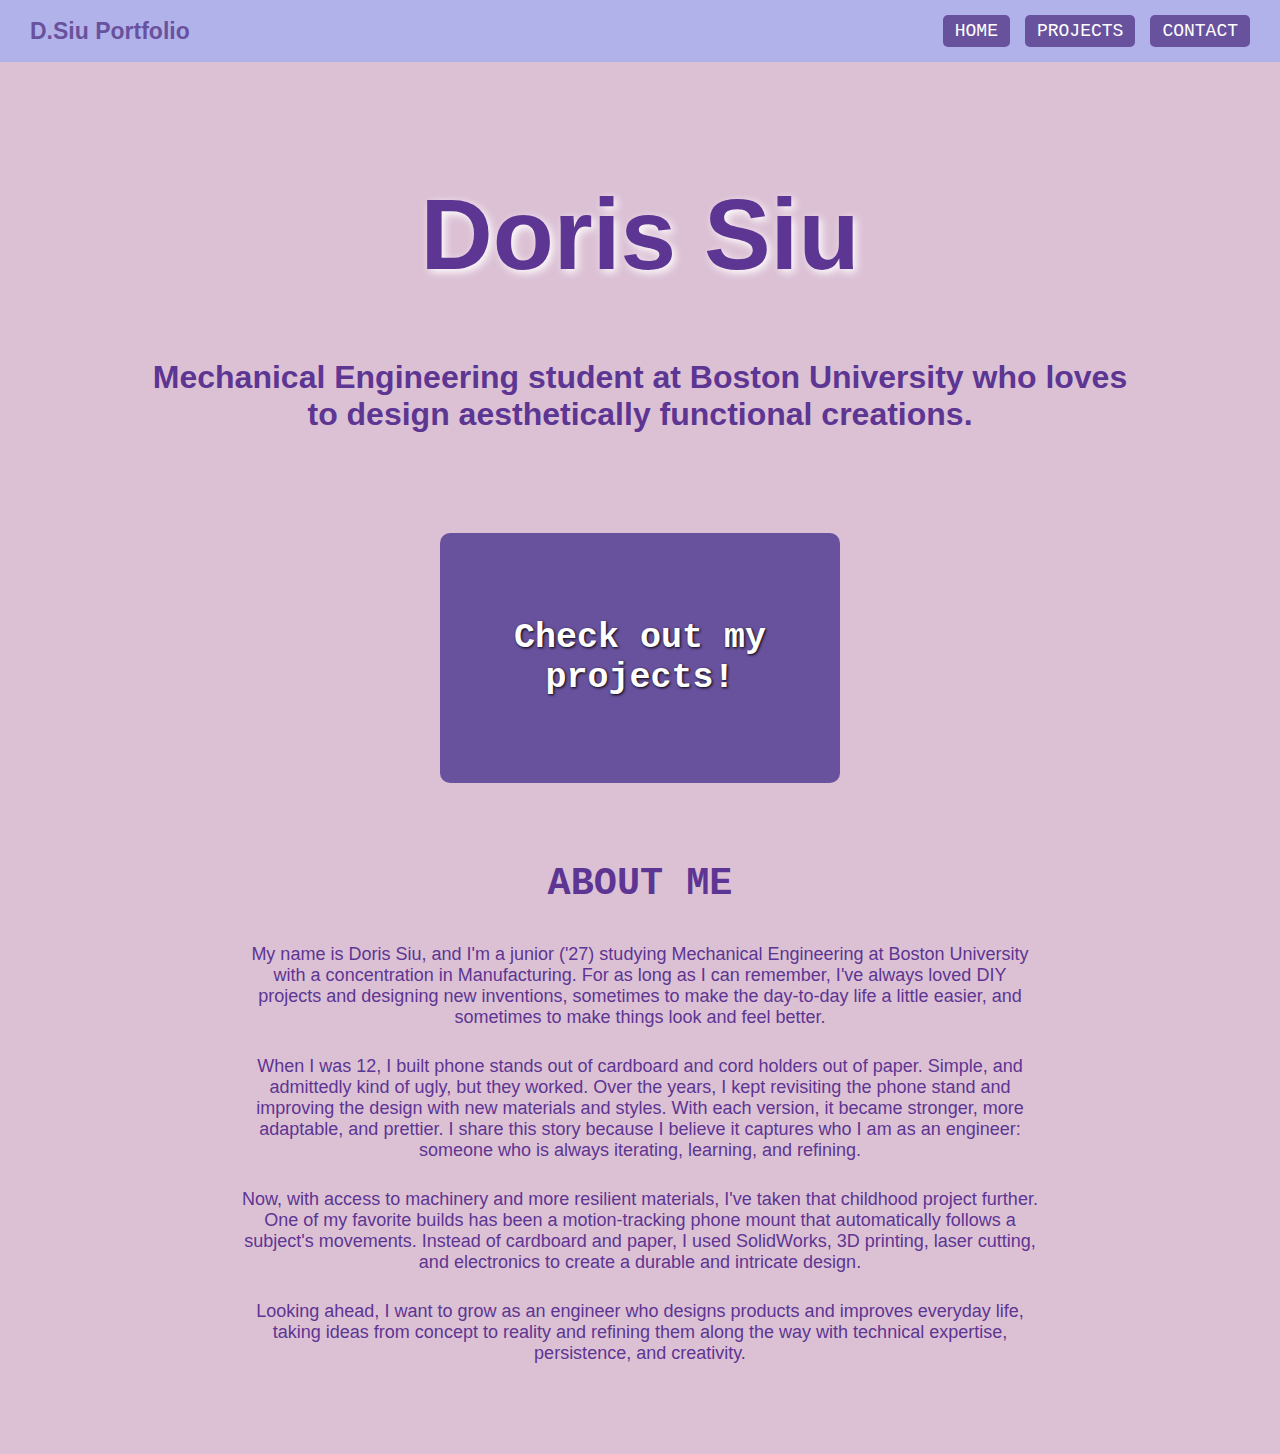
<file: index.html>
<!DOCTYPE html>
<html lang="en">
    <head>
        <title>Portfolio</title>
        <link rel="stylesheet" href="Banner&body.css">
        <style>
            
            h1 {
                font-family: 'Trebuchet MS', 'Lucida Sans Unicode', 'Lucida Grande', 'Lucida Sans', Arial, sans-serif;
                padding: 50px 60px 0px;
                color: rgb(93, 53, 146);
                text-align: center;
                font-size: 100px;
                text-shadow: 3px 3px 8px white;
            }
            h2 {
                font-family: 'Trebuchet MS', 'Lucida Sans Unicode', 'Lucida Grande', 'Lucida Sans', Arial, sans-serif;
                padding: 0px 100px 50px;
                color: rgb(93, 53, 146);
                text-align: center;
                font-size: 32px;
            }
            h3 {
                font-family: 'Courier New', Courier, monospace;
                padding: 20px 70px 0px;
                color: rgb(93, 53, 146);
                text-align: center;
                font-size: 38.5px;
            }
            h4 {
                font-family: 'Courier New', Courier, monospace;
                padding: 10px;
                color: rgb(255, 255, 255);
                text-align: center;
                font-size: 35px;
            }
            p { 
                padding: 0px 100px 10px;
                font-size: 18px;
                text-align: center;
                font-family: 'Trebuchet MS', 'Lucida Sans Unicode', 'Lucida Grande', 'Lucida Sans', Arial, sans-serif;
                color: rgb(93, 53, 146);

            }
            p.end {
                padding: 0px 100px 60px;

            }
            section {
                padding: 20px;
                display: flex;
                justify-content: center;
                gap: 20px;
                flex-wrap: wrap;
            }
            section div {
                display: flex;
                justify-content: center;
                flex: 1 1 45%;
                max-width: 400px;
            }
            section button {
                background: rgb(105, 82, 157);
                color: rgb(255, 255, 255);
                border: none;
                padding: 20px;
                border-radius: 10px;
                cursor: pointer;
                width: 100%;
                height: 250px;
                background-size: cover;
                background-position: center;
                font-size: 20px;
                font-weight: bold;
                font-family: 'Trebuchet MS', 'Lucida Sans Unicode', 'Lucida Grande', 'Lucida Sans', Arial, sans-serif;
                text-shadow: 1px 1px 3px black;
                display: flex;
                justify-content: center;
                text-align: center;
                align-items: center;
                flex-direction: column;
                white-space: normal;
                word-break: break-word;
            }
            
            .text-center {
                display: block;
                height: auto;
                margin: 10px auto 30px auto;
                max-width: 1000px;
            }

            .top-center {
                display: block;
                height: auto;
                margin: 10px auto 30px auto;
                max-width: 1200px;
            }

            @media (max-width: 768px) {
                section div {
                    flex: 1 1 100%;   
                    max-width: 400px; 
                }
            }
            @media (max-width: 900px) {
                .text-center {
                    flex: 1 1 100%; 
                    max-width: 800px;
                }
                .top-center {
                    flex: 1 1 100%; 
                    max-width: 800px;
                }
            }

        </style>
    </head> 


    <body>
        <div class="top-banner">
            <span>D.Siu Portfolio</span>
            <div class="banner-buttons" id="navLinks">
                <button onclick="window.location.href='index.html'">
                    HOME</button>
                <button onclick="window.location.href='Project.html'">
                    PROJECTS</button>
                <button onclick="window.location.href='Contact.html'">
                    CONTACT</button>
            </div>
            <div class="menu-icon" id="menuBtn">&#9776;</div>
        </div>

        <script>
            document.getElementById("menuBtn").addEventListener("click", function() {
            document.getElementById("navLinks").classList.toggle("show");
            });
        </script>

        <h1>Doris Siu</h1>
            <div class="top-center">
                <h2>Mechanical Engineering student at Boston University who loves to design aesthetically functional creations.</h2>
            </div>
        <section>
            <div>
                <button onclick="window.location.href='Project.html'">
                    <h4>Check out my projects!</h4>
                </button>
            </div>
        </section>
        <div class="text-center">
        <h3>ABOUT ME</h3>
            <p>My name is Doris Siu, and I'm a junior ('27) studying Mechanical 
                Engineering at Boston University with a concentration in Manufacturing. 
                For as long as I can remember, I've always loved DIY projects 
                and designing new inventions, sometimes to make the day-to-day life a 
                little easier, and sometimes to make things look and feel better. 
            </p>
            <p> When I was 12, I built phone stands out of cardboard and 
                cord holders out of paper. Simple, and admittedly kind of ugly, 
                but they worked. Over the years, I kept revisiting the phone stand and
                improving the design with new materials and styles. With each 
                version, it became stronger, more adaptable, and prettier. I 
                share this story because I believe it captures who I am 
                as an engineer: someone who is always iterating, learning, and 
                refining. 
            </p>
            <p>
                Now, with access to machinery and more 
                resilient materials, I've taken that childhood project further.
                One of my favorite builds has been a motion-tracking phone mount 
                that automatically follows a subject's movements. Instead of 
                cardboard and paper, I used SolidWorks, 3D printing, laser cutting, and
                electronics to create a durable and intricate design. 
            </p>
            <p class="end">
                 Looking ahead, I want to grow as an engineer who designs products 
                 and improves everyday life, taking ideas from concept to reality 
                 and refining them along the way with technical expertise,
                 persistence, and creativity.
            </p>
            </div>
    </body>
</html>
</file>
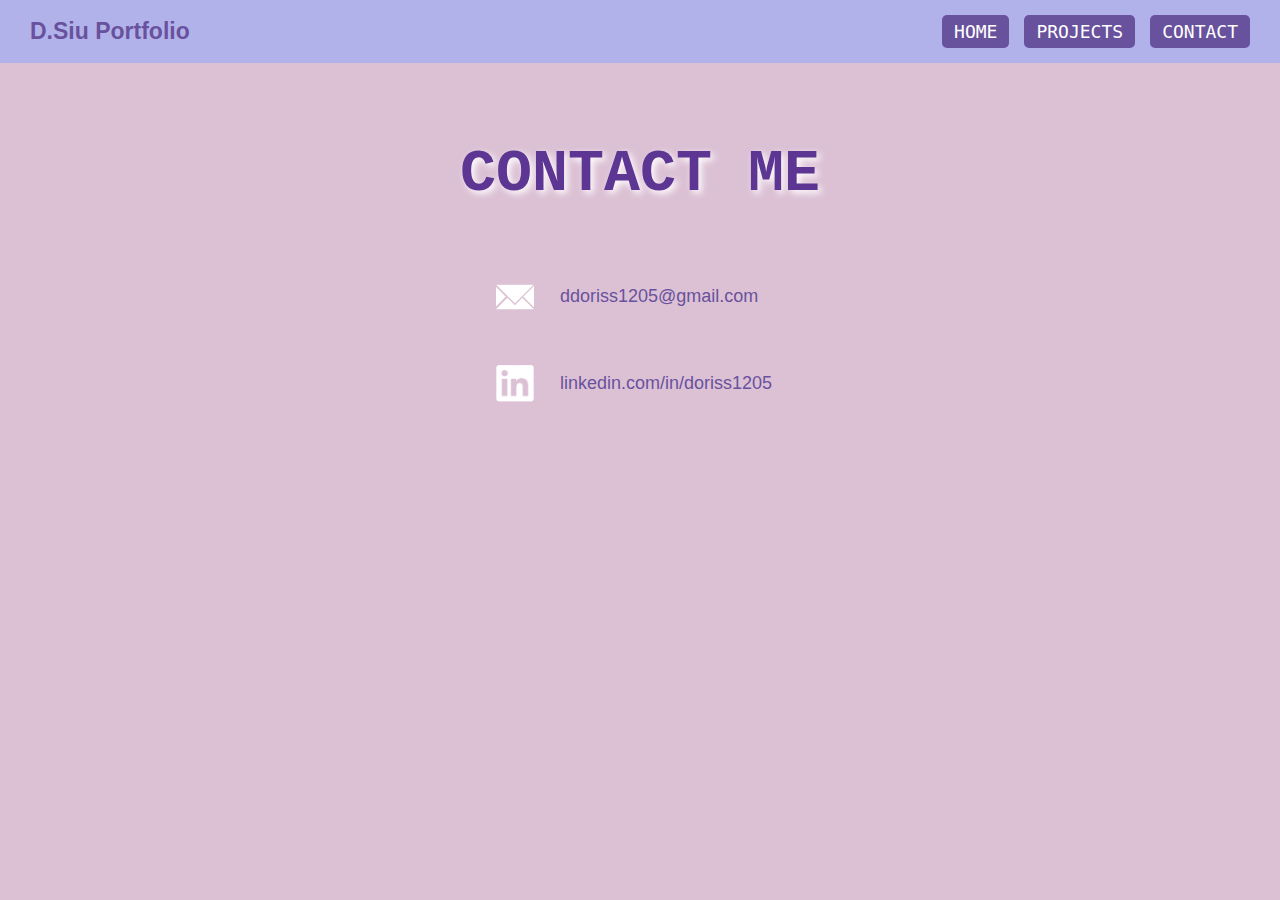
<file: Contact.html>
<!DOCTYPE html>
<html lang="en">
    <head>
        <meta charset="UTF-8">
        <meta name="viewport" content="width=device-width, initial-scale=1.0">
        <title>Contact Page</title>
        <link rel="stylesheet" href="Banner&body.css">
        <link rel="stylesheet" href="WorkExpStyle.css">
        <style>
            .contact-section {
                margin: 30px;
                display: flex;
                align-items: flex-start;
                gap: 30px;
                flex-wrap: wrap;
                justify-content: left;
                margin: 40px auto;
                max-width: 300px;
            }
            
            .contact-row {
                display: flex;
                align-items: center;
                gap: 20px;
            }

            .contact-btn {
                width: 50px;
                height: 50px;
                border: none;
                border-radius: none;
                padding: none;
                border-radius: 0px;
                background: none;
                display: flex;
                justify-content: center;
                align-items: center;
                transition: transform 0.2s ease;
            }

            .contact-text {
                font-size: 18px;
                line-height: 1.5;
            }

            .contact-btn img {
                width: 100%;
                height: 100%;
                object-fit: contain;
            }

            p {
                color: rgb(105, 82, 157);
            }

            @media (max-width: 768px) {
                .contact-section {
                    flex-direction: column;
                    text-align: center;
                }
                .contact-text {
                    max-width: 90%;
                }
            }

        </style>
    </head> 


    <body>
        <div class="top-banner">
            <span>D.Siu Portfolio</span>
            <div class="banner-buttons" id="navLinks">
                <button onclick="window.location.href='index.html'">
                    HOME</button>
                <button onclick="window.location.href='../Projects/Project.html'">
                    PROJECTS</button>
                <button onclick="window.location.href='Contact.html'">
                    CONTACT</button>
            </div>
            <div class="menu-icon" id="menuBtn">&#9776;</div>
        </div>

        <script>
            document.getElementById("menuBtn").addEventListener("click", function() {
            document.getElementById("navLinks").classList.toggle("show");
            });
        </script>

        <h3>CONTACT ME</h3>
            
        <div class="contact-section">
            <div class="contact-row">
                <button class="contact-btn" onclick="window.location.href=''">
                    <img src="emailWHITE.webp" alt="Email">
                </button>
                <span><p>ddoriss1205@gmail.com</p></span>
            </div>

            <div class="contact-row">
                <button class="contact-btn"
                    onclick="window.location.href='www.linkedin.com/in/doriss1205'">
                    <img src="linkedinWHITE2.png" alt="Linkedin">
                </button>
                <span><p href="www.linkedin.com/in/doriss1205">linkedin.com/in/doriss1205</p>
                </span>
            </div>
        </div>

  </form>
        
    </body>
</html>
</file>
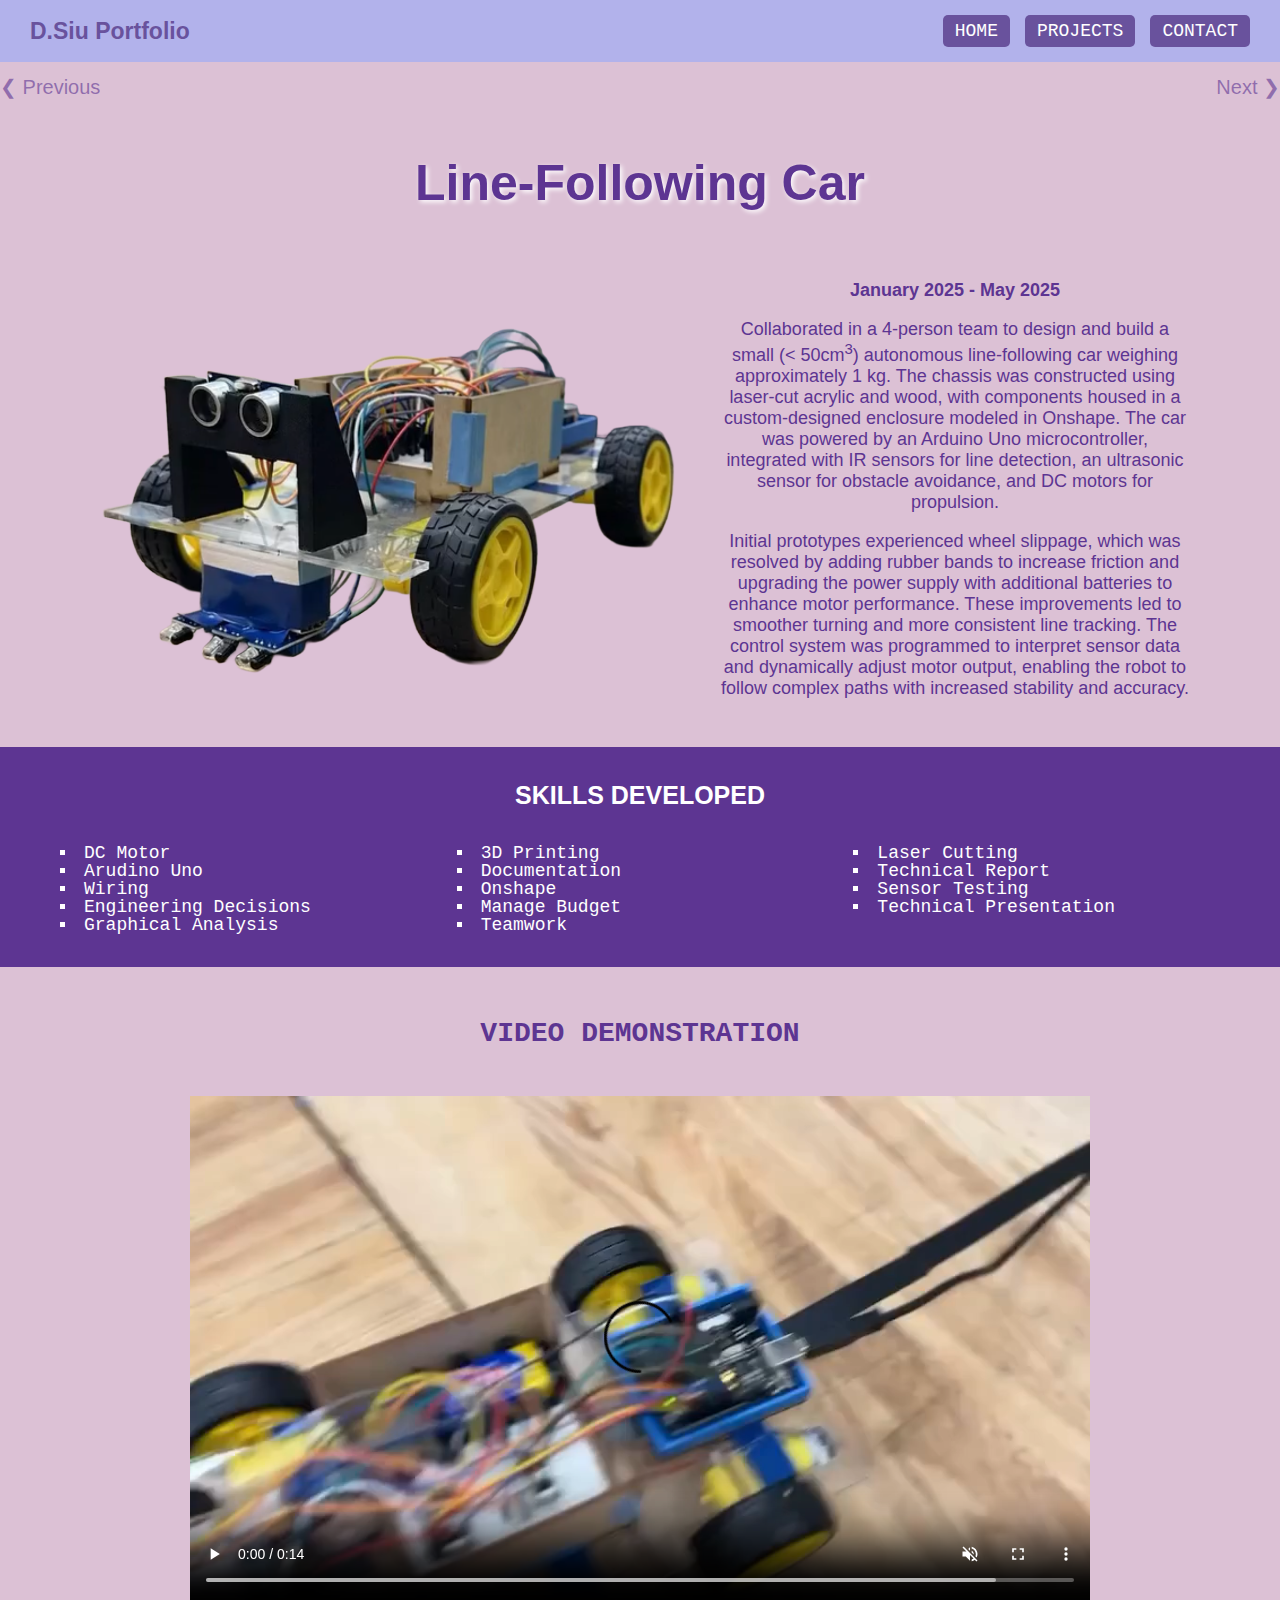
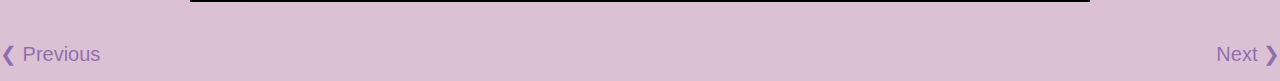
<file: LineCar.html>
<!DOCTYPE html>
<html lang="en">
    <head>
        <meta charset="UTF-8">
        <meta name="viewport" content="width=device-width, initial-scale=1.0">
        <title>Phone Mount</title>
        <link rel="stylesheet" href="Banner&body.css">
        <link rel="stylesheet" href="ProjTextStyle.css">
        <link rel="stylesheet" href="HorizPresentFlat.css">
        <link rel="stylesheet" href="ArrowToNext.css">


        <style>
        
            ul.custom-bul {
                display: grid;
                grid-template-columns: repeat(auto-fill, minmax(300px, 1fr));
                padding: 0; margin-left: 30px;
                list-style-position: inside;
                line-height: 1;
            }

            ul.custom-bul li{
                color: white;
                font-size: 18px;
                margin-bottom: 0;
                list-style-type: square;
                font-family: 'Courier New', Courier, monospace;
            }

            .center-vid { 
                display: flex;
                height: auto;
                margin: 10px auto 40px;
                align-items: center;
                justify-content: center;
            }

            .vid {
                width: 900px;
                max-width: 90%;
            }

            @media (max-width: 900px) {
                .txt-wrap {
                    flex: 1 1 100%; 
                    max-width: 800px;
                }
    
                .center {
                    flex: 1 1 100%; 
                    max-width: 450px;
                }

                .center-txt {
                    flex: 1 1 100%; 
                    max-width: 700px;
                }

                .vid {
                    flex: 1 1 100%; 
                    max-width: 500px;
                }
            }


        </style>
    </head> 

    <body>
        <div class="top-banner">
            <span>D.Siu Portfolio</span>
            <div class="banner-buttons" id="navLinks">
                <button onclick="window.location.href='index.html'">
                    HOME</button>
                <button onclick="window.location.href='Project.html'">
                    PROJECTS</button>
                <button onclick="window.location.href='Contact.html'">
                    CONTACT</button>
            </div>
            <div class="menu-icon" id="menuBtn">&#9776;</div>
        </div>

        <script>
            document.getElementById("menuBtn").addEventListener("click", function() {
            document.getElementById("navLinks").classList.toggle("show");
            });
        </script>

        <div class="nav-container">
            <a href="PhoneMount.html">&#10094; Previous</a>
            <a href="Truss.html"> Next &#10095;</a>
        </div>
        
        <h3>Line-Following Car</h3>

        <div class="img-text-container">
            <img class="center" src="CarProtoNOBACK.png" alt="Car Picture">
            <div class="txt-wrap">
                <p><strong>January 2025 - May 2025</strong></p>
                <p>Collaborated in a 4-person team to design and build a small (&lt; 50cm<sup>3</sup>) autonomous line-following car weighing approximately 1 kg. The chassis was constructed using laser-cut acrylic and wood, with components housed in a custom-designed enclosure modeled in Onshape. The car was powered by an Arduino Uno microcontroller, integrated with IR sensors for line detection, an ultrasonic sensor for obstacle avoidance, and DC motors for propulsion. </p>
                <p class="end">Initial prototypes experienced wheel slippage, which was resolved by adding rubber bands to increase friction and upgrading the power supply with additional batteries to enhance motor performance. These improvements led to smoother turning and more consistent line tracking. The control system was programmed to interpret sensor data and dynamically adjust motor output, enabling the robot to follow complex paths with increased stability and accuracy.</p>
            </div>
        </div>
        
            
            
        <div class="box">
            <h4>SKILLS DEVELOPED</h4>
            <ul class="custom-bul">
                <li>DC Motor</li>
                <li>3D Printing</li>
                <li>Laser Cutting</li>
                <li>Arudino Uno</li>
                <li>Documentation</li>
                <li>Technical Report</li>
                <li>Wiring</li>
                <li>Onshape</li>
                <li>Sensor Testing</li>
                <li>Engineering Decisions</li>
                <li>Manage Budget</li>
                <li>Technical Presentation</li>
                <li>Graphical Analysis</li>
                <li>Teamwork</li>
            </ul>
        </div>

        <h5>VIDEO DEMONSTRATION</h5>

        <div class="center-vid">
            <video class="vid" controls autoplay muted playsinline>
                <source src="LineCarDemoConverted.mp4" type="video/mp4">
                Your browser does not support the video tag.
            </video>
        </div>
        

        <div class="nav-container">
            <a href="PhoneMount.html">&#10094; Previous</a>
            <a href="Truss.html"> Next &#10095;</a>
        </div>

    </body>
</html>
</file>
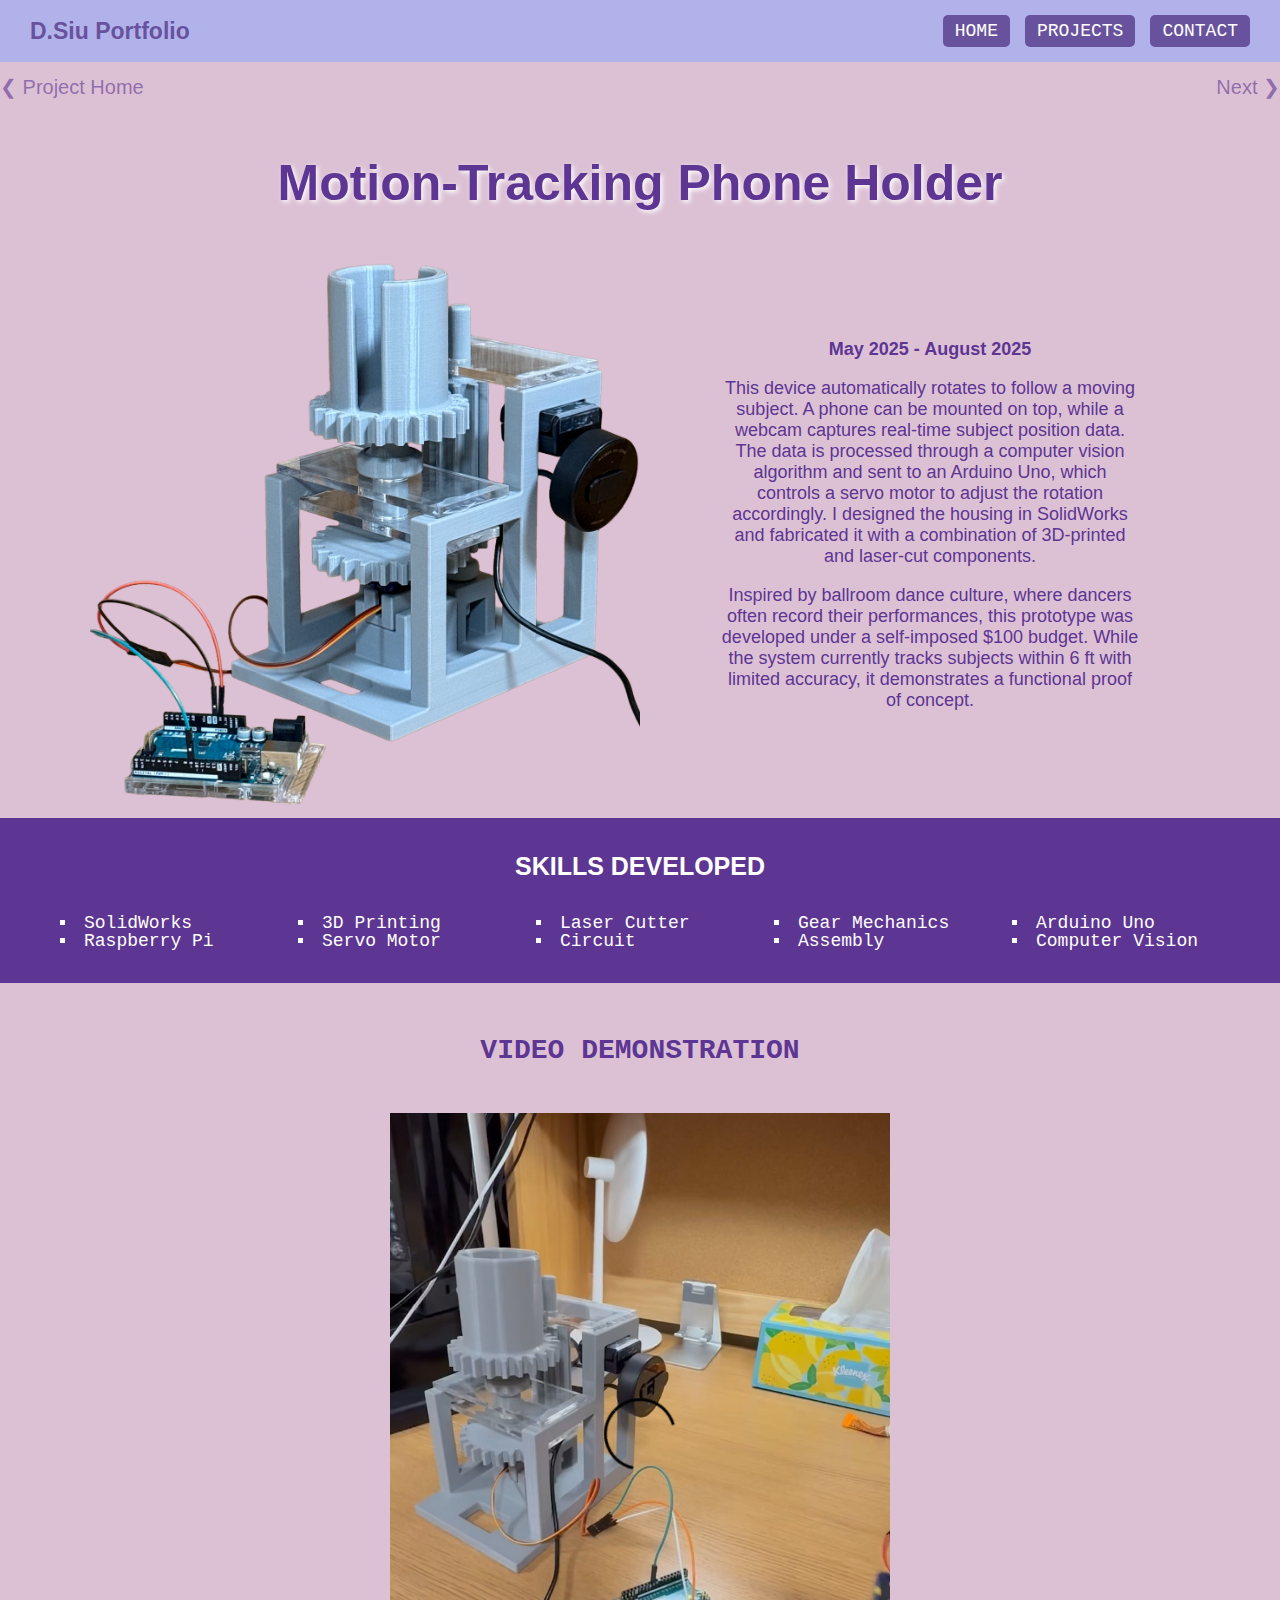
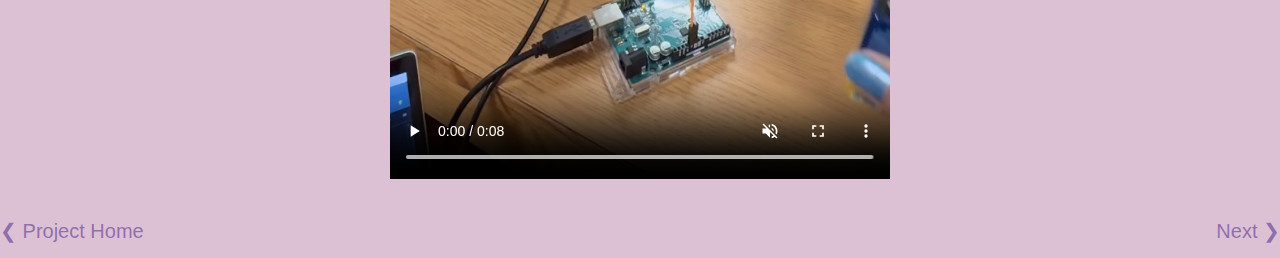
<file: PhoneMount.html>
<!DOCTYPE html>
<html lang="en">
    <head>
        <meta charset="UTF-8">
        <meta name="viewport" content="width=device-width, initial-scale=1.0">
        <title>Phone Mount</title>
        <link rel="stylesheet" href="Banner&body.css">
        <link rel="stylesheet" href="HorizPresentTall.css">
        <link rel="stylesheet" href="ProjTextStyle.css">
        <link rel="stylesheet" href="ArrowToNext.css">

        <style>

            ul.custom-bul {
                display: grid;
                grid-template-columns: repeat(auto-fill, minmax(200px, 1fr));
                padding: 0; margin-left: 30px;
                list-style-position: inside;
                line-height: 1;
            }

            ul.custom-bul li{
                color: white;
                font-size: 18px;
                margin-bottom: 0;
                list-style-type: square;
                font-family: 'Courier New', Courier, monospace;
            }

            .center-vid { 
                display: flex;
                height: auto;
                margin: 10px auto 40px;
                align-items: center;
                justify-content: center;
            }

            .vid {
                width: 500px;
                max-width: 90%;
            }

            .txt-wrap {
                overflow-wrap: anywhere;
                word-break: break-word;
                white-space: normal;
                text-align: center;
                margin: 0 50px 0;
            }

            @media (max-width: 900px) {
                .txt-wrap {
                    flex: 1 1 100%; 
                    max-width: 800px;
                }
    
                .center {
                    flex: 1 1 100%; 
                    max-width: 400px;
                }
            }

        </style>
    </head> 

    <body>
        <div class="top-banner">
            <span>D.Siu Portfolio</span>
            <div class="banner-buttons" id="navLinks">
                <button onclick="window.location.href='index.html'">
                    HOME</button>
                <button onclick="window.location.href='Project.html'">
                    PROJECTS</button>
                <button onclick="window.location.href='Contact.html'">
                    CONTACT</button>
            </div>
            <div class="menu-icon" id="menuBtn">&#9776;</div>
        </div>

        <script>
            document.getElementById("menuBtn").addEventListener("click", function() {
            document.getElementById("navLinks").classList.toggle("show");
            });
        </script>

        <div class="nav-container">
            <a href="Project.html">&#10094; Project Home</a>
            <a href="LineCar.html"> Next &#10095;</a>
        </div>
        
        <h3>Motion-Tracking Phone Holder</h3>

        <div class="img-text-container">
            <img class="center" src="PhoneMountNOBACK.png" alt="Phone Mount Picture">
            <div class="txt-wrap">
                <p><strong>May 2025 - August 2025</strong></p>
                <p>This device automatically rotates to follow a moving subject. A phone can be mounted on top, while a webcam captures real-time subject position data. The data is processed through a computer vision algorithm and sent to an Arduino Uno, which controls a servo motor to adjust the rotation accordingly. I  designed the housing in SolidWorks and fabricated it with a combination of 3D-printed and laser-cut components.</p>
                <p class="end">Inspired by ballroom dance culture, where dancers often record their performances, this prototype was developed under a self-imposed $100 budget. While the system currently tracks subjects within 6 ft with limited accuracy, it demonstrates a functional proof of concept.</p>
            </div>
        </div>
 
        <div class="box">
            <h4>SKILLS DEVELOPED</h4>
            <ul class="custom-bul">
                <li>SolidWorks</li>
                <li>3D Printing</li>
                <li>Laser Cutter</li>
                <li>Gear Mechanics</li>
                <li>Arduino Uno</li>
                <li>Raspberry Pi</li>
                <li>Servo Motor</li>
                <li>Circuit</li>
                <li>Assembly</li>
                <li>Computer Vision</li>

            </ul>
        </div>

        <h5>VIDEO DEMONSTRATION</h5>

        <div class="center-vid">
            <video class="vid" controls autoplay muted playsinline>
                <source src="PhoneHolderDemoConverted.mp4" type="video/mp4">
                Your browser does not support the video tag.
            </video>
        </div>

        <div class="nav-container">
            <a href="Project.html">&#10094; Project Home</a>
            <a href="LineCar.html"> Next &#10095;</a>
        </div>
        
    </body>
</html>
</file>
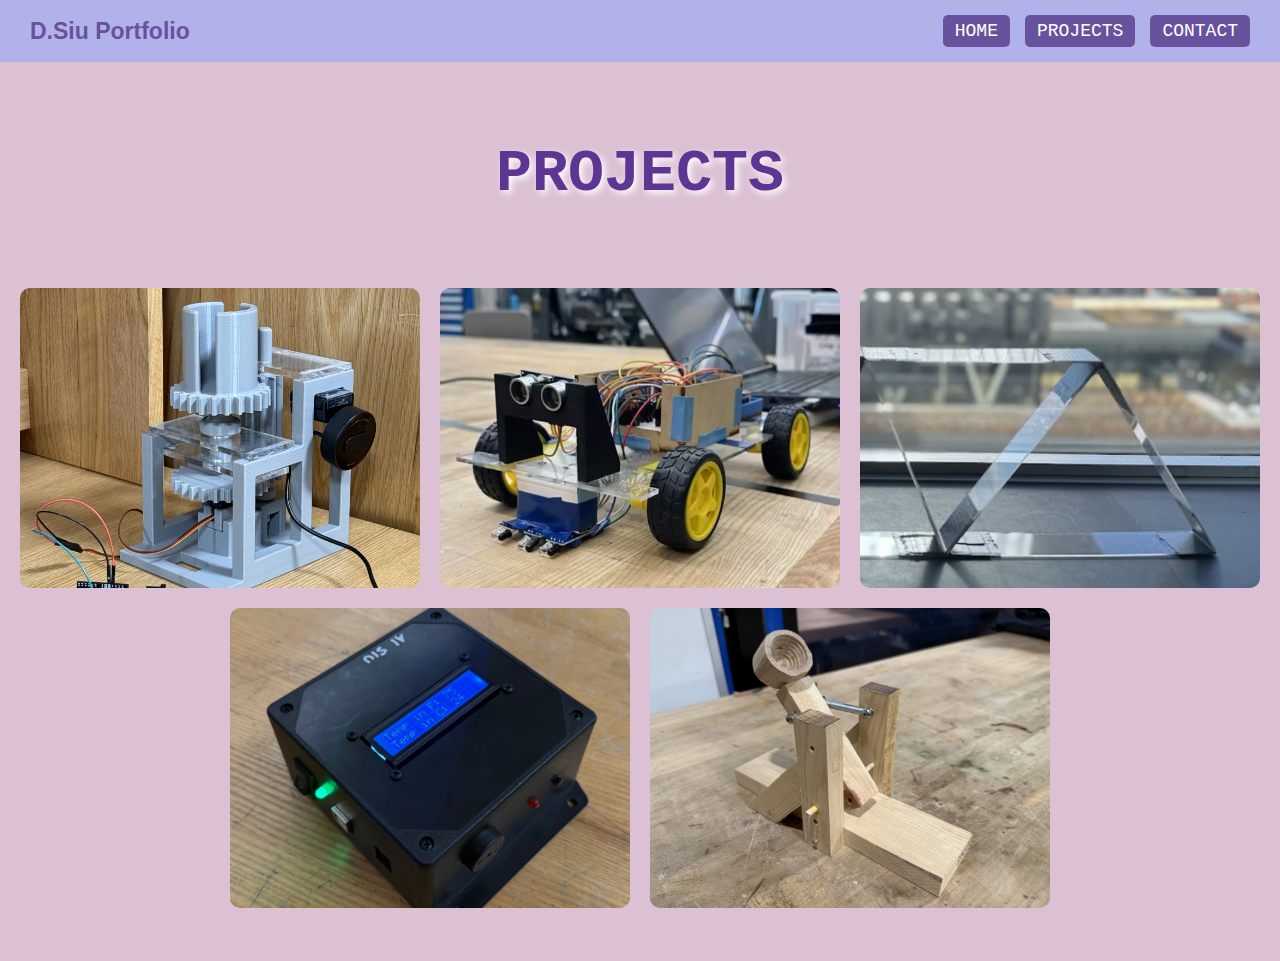
<file: Project.html>
<!DOCTYPE html>
<html lang="en">
    <head>
        <meta charset="utf-8">
        <title>Portfolio--Projects</title>
        <meta name="viewport" content="width=device-width,initial-scale=1" />
        <link rel="stylesheet" href="Banner&body.css">

        <style>
            
            h3 {font-family: 'Courier New', Courier, monospace; padding: 20px 70px 0px; color: rgb(93, 53, 146); text-align: center; 
                font-size: 60px; text-shadow: 3px 3px 7px white;}
            p {padding: 20px; font-size: 15px; text-align: center; font-family: 'Trebuchet MS', 'Lucida Sans Unicode', 'Lucida Grande', 'Lucida Sans', Arial, sans-serif; color: rgb(93, 53, 146);}
            p.end2 {padding: 1px; font-size: 10px; color: rgb(220, 193, 213);}

            section {
                padding: 20px;
                display: flex;
                justify-content: center;
                gap: 20px;
                flex-wrap: wrap;
            }
            
            .project-card {
                display: flex;
                justify-content: center;
                flex: 1 1 45%;
                max-width: 400px;
                box-sizing: border-box;
            }

            @media (max-width: 768px) {
                .project-card {flex: 1 1 100%;}
            }

            .project-btn {
                position: relative;
                width: 100%;
                height: 300px;
                border: none;
                padding: 0;
                border-radius: 10px;
                overflow: hidden;
                cursor: pointer;
                background: none;
                display: block;
            }

            .project-btn img {
                width: 100%;
                height: 100%;
                object-fit: cover;
                object-position: center;
                display: block;
                transition: transform 0.35s ease;
            }

            .project-btn .overlay {
                position: absolute;
                inset: 0; /* top:0; right:0; bottom:0; left:0; */
                display:flex;
                justify-content:center;
                align-items:center;
                flex-direction:column;
                text-align:center;
                padding: 18px;
                color: white;
                background: rgb(105, 82, 157);
                opacity: 0;
                transition: opacity 0.25s ease;
                z-index: 2;
                pointer-events: none;
            }

            .overlay h4 {margin:0; padding: 40px; font-size:30px; letter-spacing:0.2px; font-family: 'Courier New', Courier, monospace;}

            .project-card:hover .project-btn img { transform: scale(1.06); }
            .project-card:hover .project-btn .overlay { opacity: 1; }


        </style>
    </head> 


    <body>
        <div class="top-banner">
            <span>D.Siu Portfolio</span>
            <div class="banner-buttons" id="navLinks">
                <button onclick="window.location.href='index.html'">
                    HOME</button>
                <button onclick="window.location.href='Project.html'">
                    PROJECTS</button>
                <button onclick="window.location.href='Contact.html'">
                    CONTACT</button>
            </div>
            <div class="menu-icon" id="menuBtn">&#9776;</div>
        </div>

        <script>
            document.getElementById("menuBtn").addEventListener("click", function() {
            document.getElementById("navLinks").classList.toggle("show");
            });
        </script>
        
        <h3>PROJECTS</h3>
            <section>
                
                <div class="project-card">
                    <button class="project-btn"
                        onclick="window.location.href='PhoneMount.html'">
                        <img src="PhoneMountIso.jpg" alt="Motion-Tracking Phone Mount image"
                            style="object-position: 50% 66%;">
                        <div class="overlay">
                            <h4>Motion-Tracking Phone Holder</h4>
                        </div>
                    </button>
                </div>
                

                <div class="project-card">
                    <button class="project-btn"
                        onclick="window.location.href='LineCar.html'">
                        <img src="CarOriginal.PNG" alt="Line-Following Car image">
                        <div class="overlay">
                            <h4>Line-Follwing Car</h4>
                        </div>
                    </button>
                </div>

                <div class="project-card">
                    <button class="project-btn"
                        onclick="window.location.href='Truss.html'">
                        <img src="TrussOriginal.png" alt="Truss Design image"
                            style="object-position: 100% 50%">
                        <div class="overlay">
                            <h4>Truss Design</h4>
                        </div>
                    </button>
                </div>

                <div class="project-card">
                    <button class="project-btn"
                        onclick="window.location.href='TempSensor.html'">
                        <img src="SensorClosed.png" alt="Temperature Sensor image">
                        <div class="overlay">
                            <h4>Temperature Sensor</h4>
                        </div>
                    </button>
                </div>

                <div class="project-card">
                    <button class="project-btn"
                        onclick="window.location.href='SkillDev.html'"">
                        <img src="Catapult.jpg" alt="Catapult image"
                            style="object-position: 50% 70%">
                        <div class="overlay">
                            <h4>Skill Development</h4>
                        </div>
                    </button>
                </div>
            </section>

            <p class="end2">blah</p>
    </body>
</html>
</file>
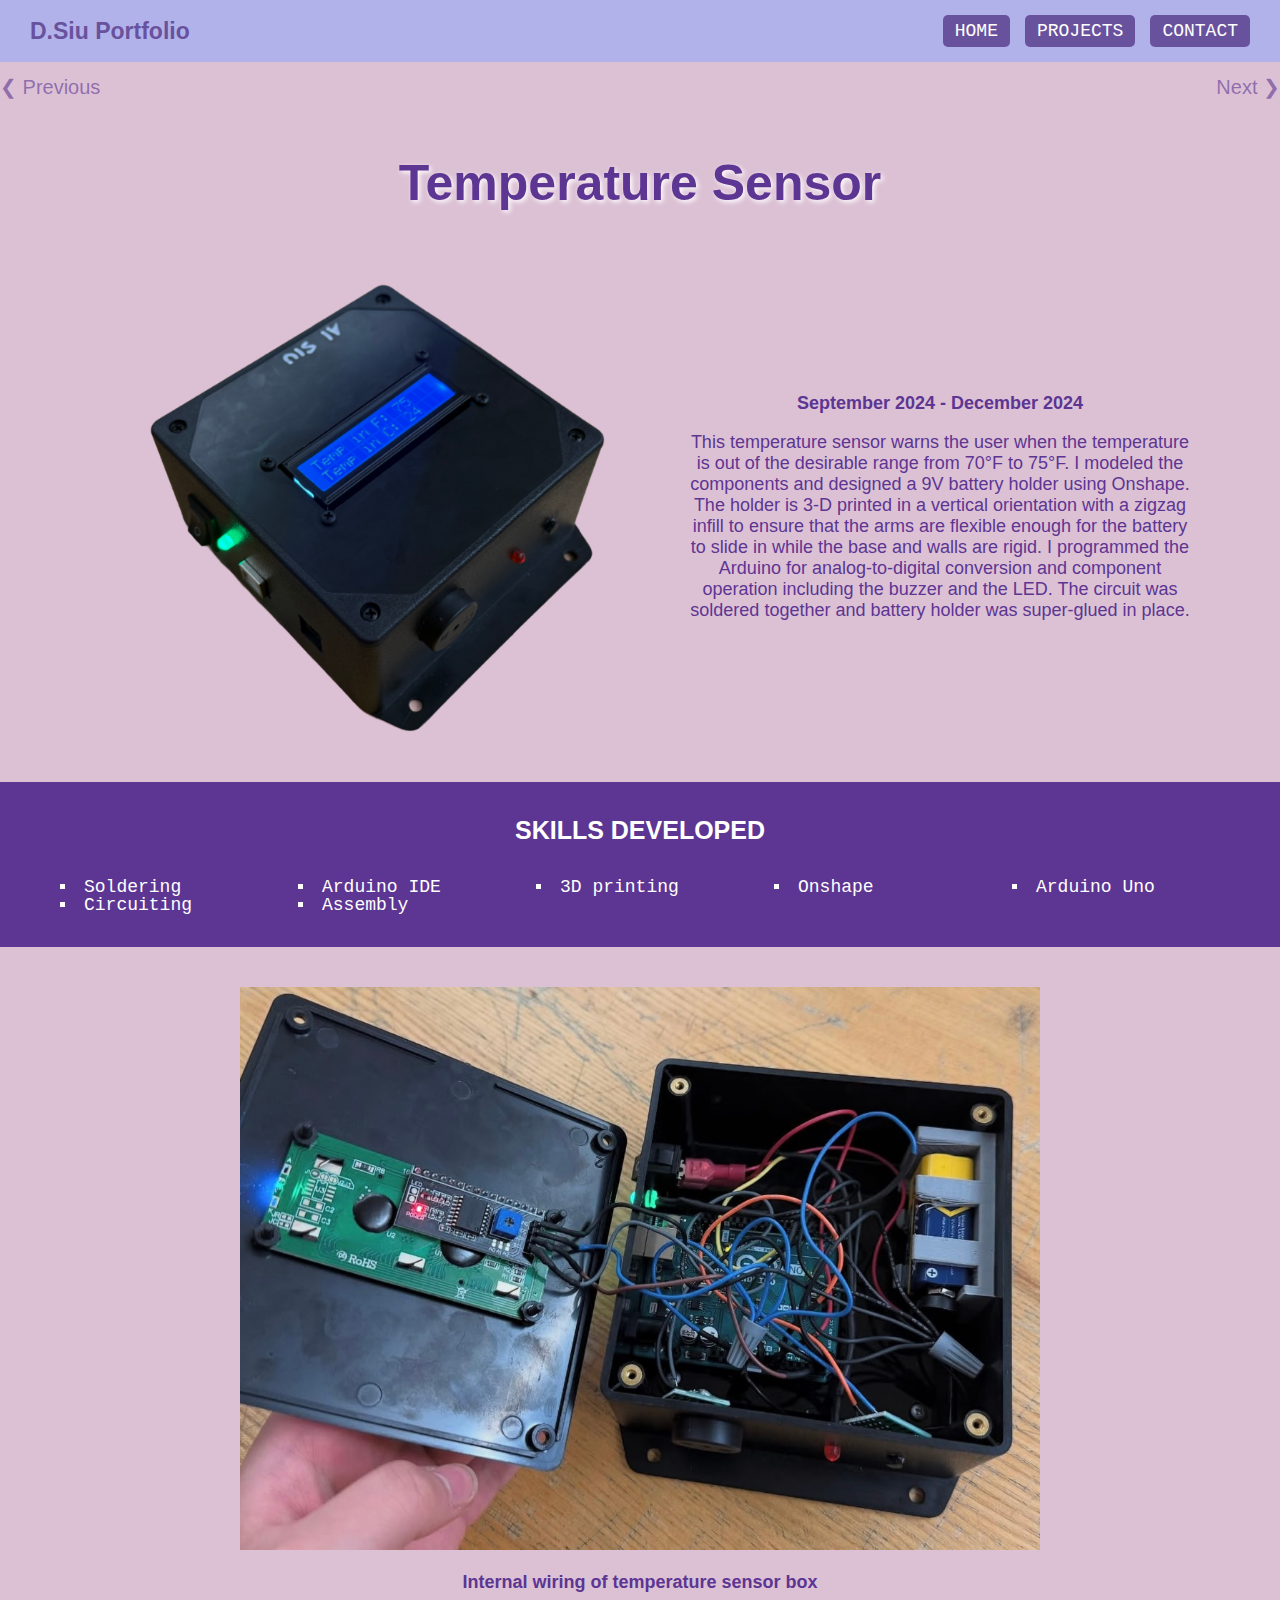
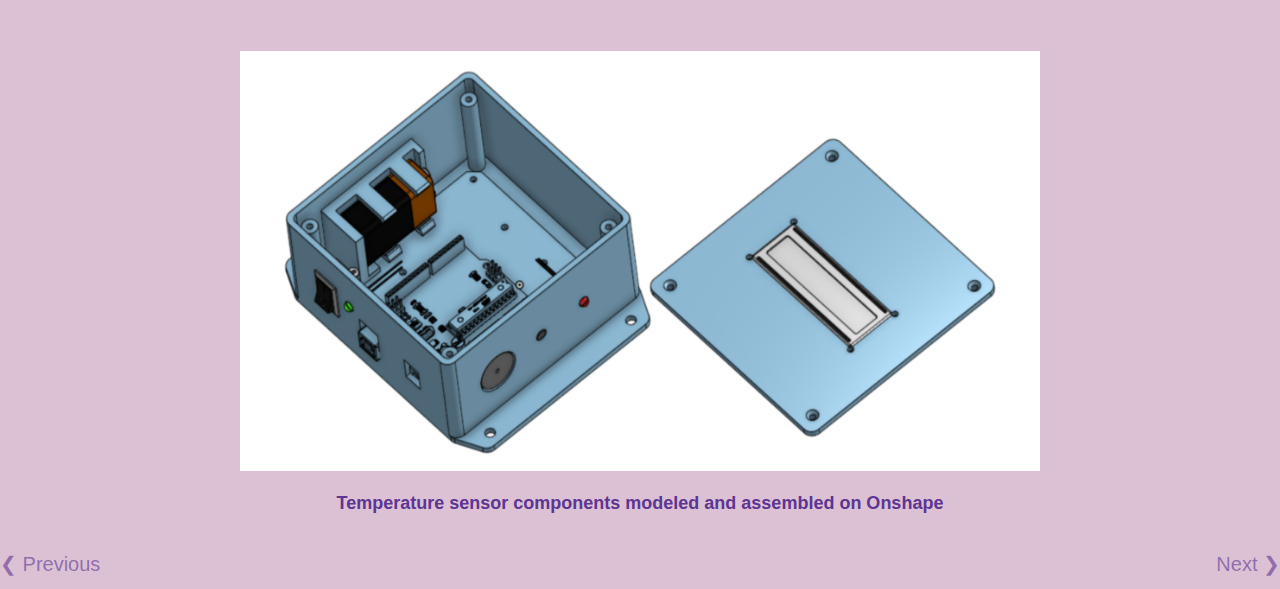
<file: TempSensor.html>
<!DOCTYPE html>
<html lang="en">
    <head>
        <meta charset="UTF-8">
        <meta name="viewport" content="width=device-width, initial-scale=1.0">
        <title>Phone Mount</title>
        <link rel="stylesheet" href="Banner&body.css">
        <link rel="stylesheet" href="ProjTextStyle.css">
        <link rel="stylesheet" href="HorizPresentTall.css">
        <link rel="stylesheet" href="ArrowToNext.css">

        <style>
            ul.custom-bul {
                display: grid;
                grid-template-columns: repeat(auto-fill, minmax(200px, 1fr));
                padding: 0; margin-left: 30px;
                list-style-position: inside;
                line-height: 1;
            }

            ul.custom-bul li{
                color: white;
                font-size: 18px;
                margin-bottom: 0;
                list-style-type: square;
                font-family: 'Courier New', Courier, monospace;
            }

            .center {
                display: block;
                width: 600px;
                height: auto;
                margin: 10px auto 30px auto;
            }

            .center-vid { 
                display: flex;
                height: auto;
                margin: 10px auto 40px;
                align-items: center;
                justify-content: center;
            }

            .vid {
                width: 500px;
                max-width: 90%;
            }

            .centerimg1 {
                display: block;
                max-width: 800px;
                height: auto;
                margin: auto;
                padding: 40px 40px 0;
            }

            @media (max-width: 900px) {
                .center {
                    flex: 1 1 100%; 
                    max-width: 450px;
                }
                .centerimg1 {flex: 1 1 100%; 
                    max-width: 500px;}
            }


        </style>
    </head> 

    <body>
        <div class="top-banner">
            <span>D.Siu Portfolio</span>
            <div class="banner-buttons" id="navLinks">
                <button onclick="window.location.href='index.html'">
                    HOME</button>
                <button onclick="window.location.href='Project.html'">
                    PROJECTS</button>
                <button onclick="window.location.href='Contact.html'">
                    CONTACT</button>
            </div>
            <div class="menu-icon" id="menuBtn">&#9776;</div>
        </div>

        <script>
            document.getElementById("menuBtn").addEventListener("click", function() {
            document.getElementById("navLinks").classList.toggle("show");
            });
        </script>

        <div class="nav-container">
            <a href="Truss.html">&#10094; Previous</a>
            <a href="SkillDev.html"> Next &#10095;</a>
        </div>

        <h3>Temperature Sensor</h3>

        <div class="img-text-container">
            <img class="center" src="SensorNOBACK.png" alt="Temperature Sensor Picture">
            <div class="txt-wrap">
                <p><strong>September 2024 - December 2024</strong></p>
                <p class="end">This temperature sensor warns the user when the temperature is out of the desirable range from 70&deg;F to 75&deg;F. I modeled the components and designed a 9V battery holder using Onshape. The holder is 3-D printed in a vertical orientation with a zigzag infill to ensure that the arms are flexible enough for the battery to slide in while the base and walls are rigid. I programmed the Arduino for analog-to-digital conversion and component operation including the buzzer and the LED. The circuit was soldered together and battery holder was super-glued in place.</p>
            </div>
        </div>
            
            
        <div class="box">
            <h4>SKILLS DEVELOPED</h4>
            <ul class="custom-bul">
                <li>Soldering</li>
                <li>Arduino IDE</li>
                <li>3D printing</li>
                <li>Onshape</li>
                <li>Arduino Uno</li>
                <li>Circuiting</li>
                <li>Assembly</li>

            </ul>
        </div>

        <div class="centerimg1">
            <img src="ClosedTempSense.jpg" 
                alt="Temperature Sensor Interior Picture"
                style="width: 100%; height: 100%;">
        </div>

        <div class="center-txt">
            <p><strong>Internal wiring of temperature sensor box</strong></p>
        </div>

        <div class="centerimg1">
            <img src="CADtempSense.png" 
                alt="Temperature Sensor Onshape Modeling"
                style="width: 100%; height: 100%;">
        </div>

        <div class="center-txt">
            <p class="end"><strong>Temperature sensor components modeled and assembled on Onshape</strong></p>
        </div>


        <div class="nav-container">
            <a href="Truss.html">&#10094; Previous</a>
            <a href="SkillDev.html"> Next &#10095;</a>
        </div>

    </body>
</html>
</file>
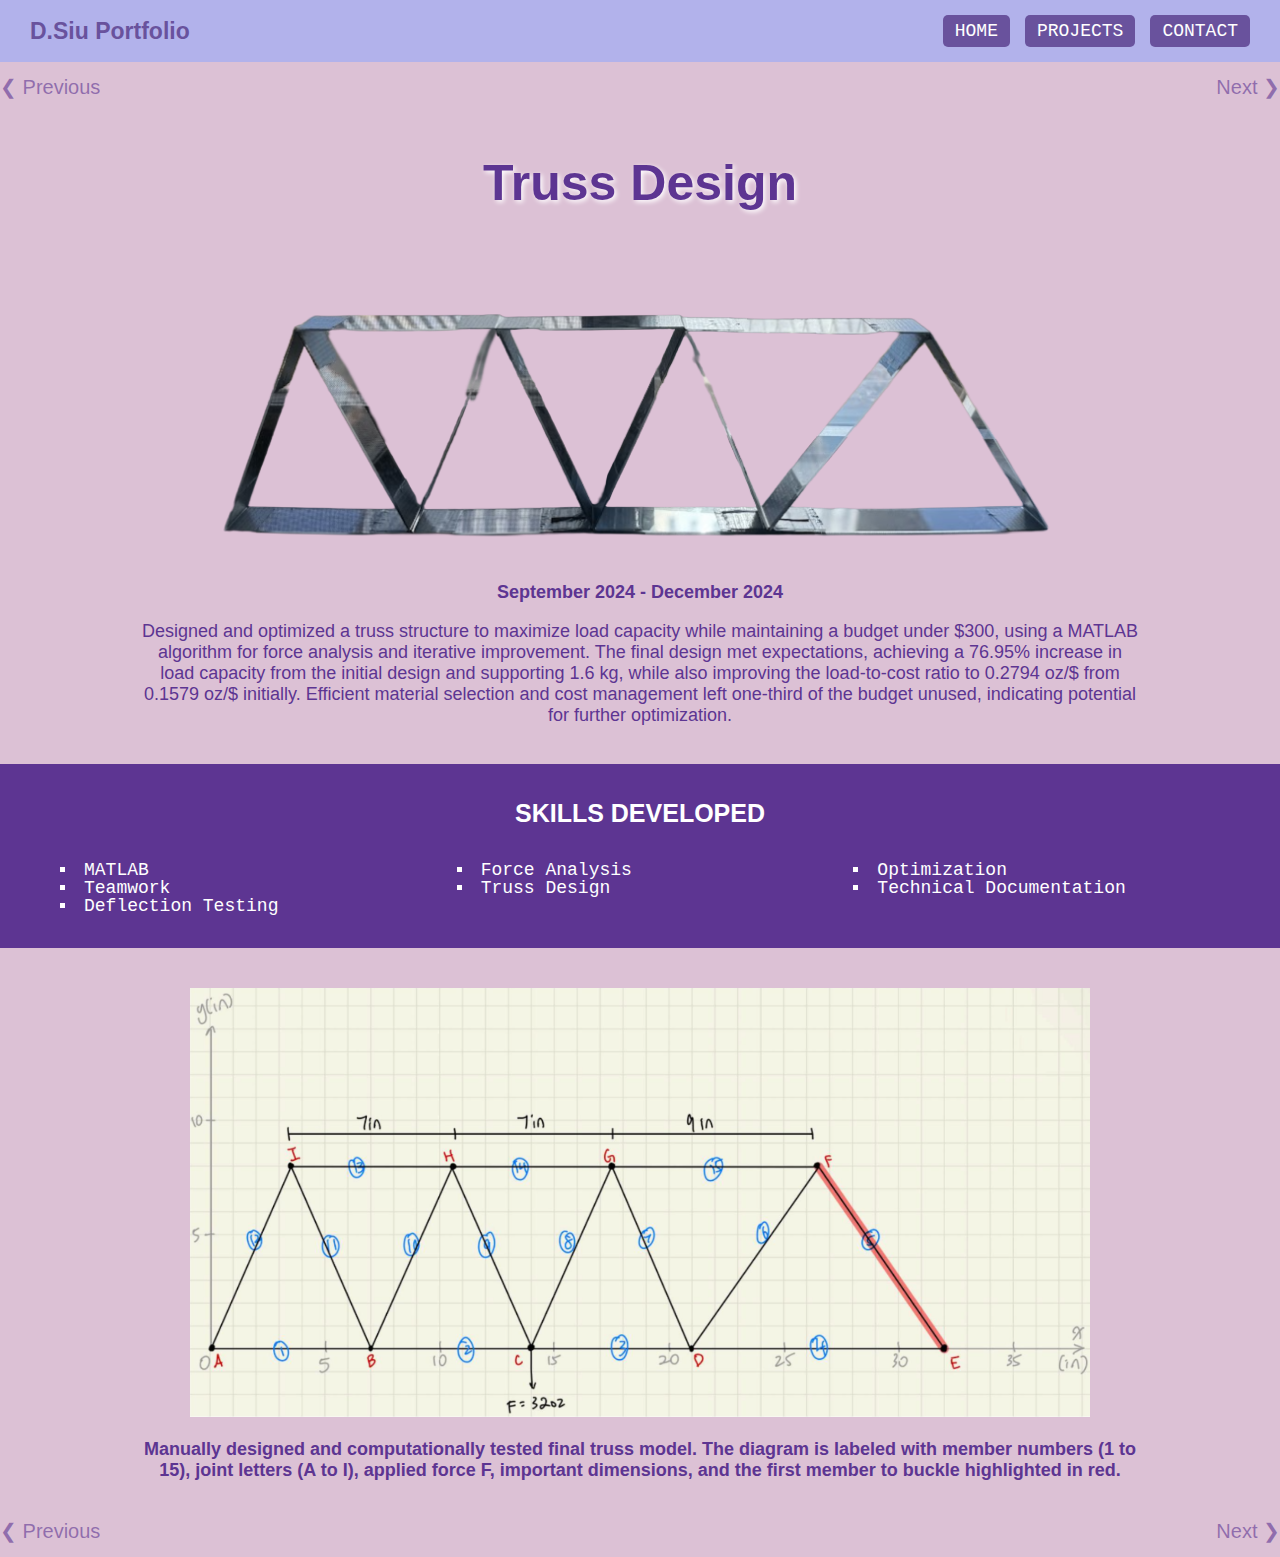
<file: Truss.html>
<!DOCTYPE html>
<html lang="en">
    <head>
        <meta charset="UTF-8">
        <meta name="viewport" content="width=device-width, initial-scale=1.0">
        <title>Phone Mount</title>
        <link rel="stylesheet" href="Banner&body.css">
        <link rel="stylesheet" href="ProjTextStyle.css">
        <link rel="stylesheet" href="VerticalPresent.css">
        <link rel="stylesheet" href="ArrowToNext.css">

        <style>

            ul.custom-bul {
                display: grid;
                grid-template-columns: repeat(auto-fill, minmax(300px, 1fr));
                padding: 0; margin-left: 30px;
                list-style-position: inside;
                line-height: 1;
            }

            ul.custom-bul li{
                color: white;
                font-size: 18px;
                margin-bottom: 0;
                list-style-type: square;
                font-family: 'Courier New', Courier, monospace;
            }

            .center {
                display: block;
                width: 100%;
                height: auto;
                margin: auto;
                max-width: 900px;
            }

            .center-vid { 
                display: flex;
                height: auto;
                margin: 10px auto 40px;
                align-items: center;
                justify-content: center;
            }

            .vid {
                width: 500px;
                max-width: 90%;
            }

            .centerimg1 {
                display: block;
                max-width: 900px;
                height: auto;
                margin: auto;
                padding: 40px 40px 0;
            }

            @media (max-width: 900px) {
                .center {
                    flex: 1 1 100%; 
                    max-width: 550px;
                }
                .centerimg1 {flex: 1 1 100%; 
                    max-width: 500px;}
            }

        </style>
    </head> 

    <body>
        <div class="top-banner">
            <span>D.Siu Portfolio</span>
            <div class="banner-buttons" id="navLinks">
                <button onclick="window.location.href='index.html'">
                    HOME</button>
                <button onclick="window.location.href='Project.html'">
                    PROJECTS</button>
                <button onclick="window.location.href='Contact.html'">
                    CONTACT</button>
            </div>
            <div class="menu-icon" id="menuBtn">&#9776;</div>
        </div>

        <script>
            document.getElementById("menuBtn").addEventListener("click", function() {
            document.getElementById("navLinks").classList.toggle("show");
            });
        </script>

        <div class="nav-container">
            <a href="LineCar.html">&#10094; Previous</a>
            <a href="TempSensor.html"> Next &#10095;</a>
        </div>
        
        <h3>Truss Design</h3>

        <img class="center" src="Trussyoo.png" alt="Acrylic Truss Picture">
           
        <div class="txt-wrap">
            <p><strong>September 2024 - December 2024</strong></p>
            <div class="center-txt">
                <p class="end">Designed and optimized a truss structure to maximize load capacity while maintaining a budget under $300, using a MATLAB algorithm for force analysis and iterative improvement. The final design met expectations, achieving a 76.95% increase in load capacity from the initial design and supporting 1.6 kg, while also improving the load-to-cost ratio to 0.2794 oz/$ from 0.1579 oz/$ initially. Efficient material selection and cost management left one-third of the budget unused, indicating potential for further optimization. </p>
            </div>
        </div>
            
            
        <div class="box">
            <h4>SKILLS DEVELOPED</h4>
            <ul class="custom-bul">
                <li>MATLAB</li>
                <li>Force Analysis</li>
                <li>Optimization</li>
                <li>Teamwork</li>
                <li>Truss Design</li>
                <li>Technical Documentation</li>
                <li>Deflection Testing</li>

            </ul>
        </div>

        <div class="centerimg1">
            <img src="TrussDesignProcess.png" 
                alt="Manual Truss Design Process Picture"
                style="width: 100%; height: 100%;">
        </div>

        <div class="center-txt">
            <p class="end"><strong>Manually designed and computationally tested final truss model. The diagram is labeled with member numbers (1 to 15), joint letters (A to I), applied force F, important dimensions, and the first member to buckle highlighted in red.</strong></p>
        </div>

        <div class="nav-container">
            <a href="LineCar.html">&#10094; Previous</a>
            <a href="TempSensor.html"> Next &#10095;</a>
        </div>

    </body>
</html>
</file>
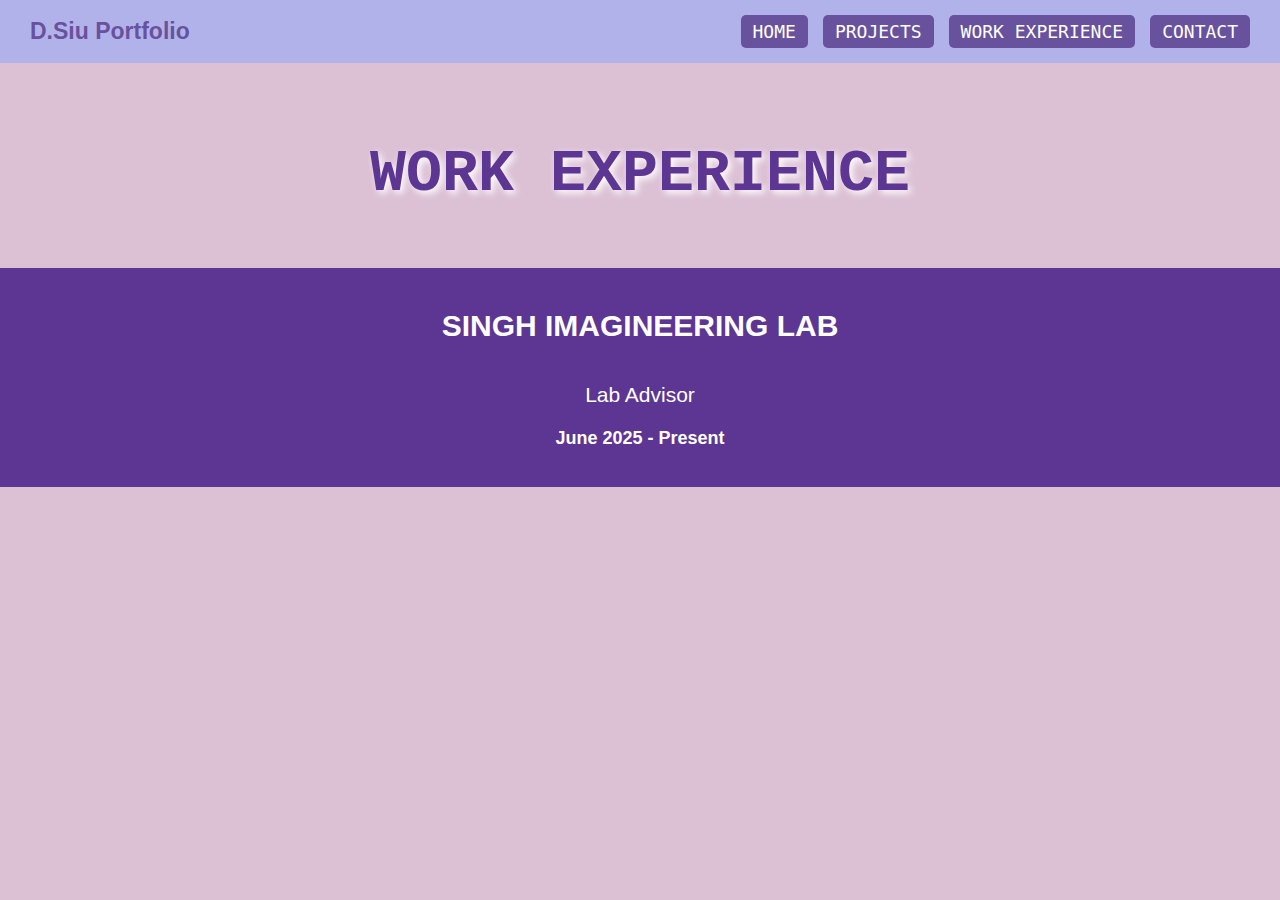
<file: WorkExp.html>
<!DOCTYPE html>
<html lang="en">
    <head>
        <title>Portfolio</title>
        <link rel="stylesheet" href="Banner&body.css">
        <link rel="stylesheet" href="WorkExpStyle.css">
        
    </head> 


    <body>
        <div class="top-banner">
            <span>D.Siu Portfolio</span>
            <div class="banner-buttons" id="navLinks">
                <button onclick="window.location.href='http://127.0.0.1:5500/index.html'">
                    HOME</button>
                <button onclick="window.location.href='http://127.0.0.1:5500/Projects/Project.html'">
                    PROJECTS</button>
                <button onclick="window.location.href='http://127.0.0.1:5500/WorkExp.html'">
                    WORK EXPERIENCE</button>
                <button onclick="window.location.href='http://127.0.0.1:5500/Contact.html'">
                    CONTACT</button>
            </div>
            <div class="menu-icon" id="menuBtn">&#9776;</div>
        </div>

        <script>
            document.getElementById("menuBtn").addEventListener("click", function() {
            document.getElementById("navLinks").classList.toggle("show");
            });
        </script>

        <h3>WORK EXPERIENCE</h3>

        <div class="box">
            <h4>SINGH IMAGINEERING LAB</h4>
            <p class="subtitle">Lab Advisor</p>
            <p><strong>June 2025 - Present</strong></p>
        </div>
            
    </body>
</html>
</file>
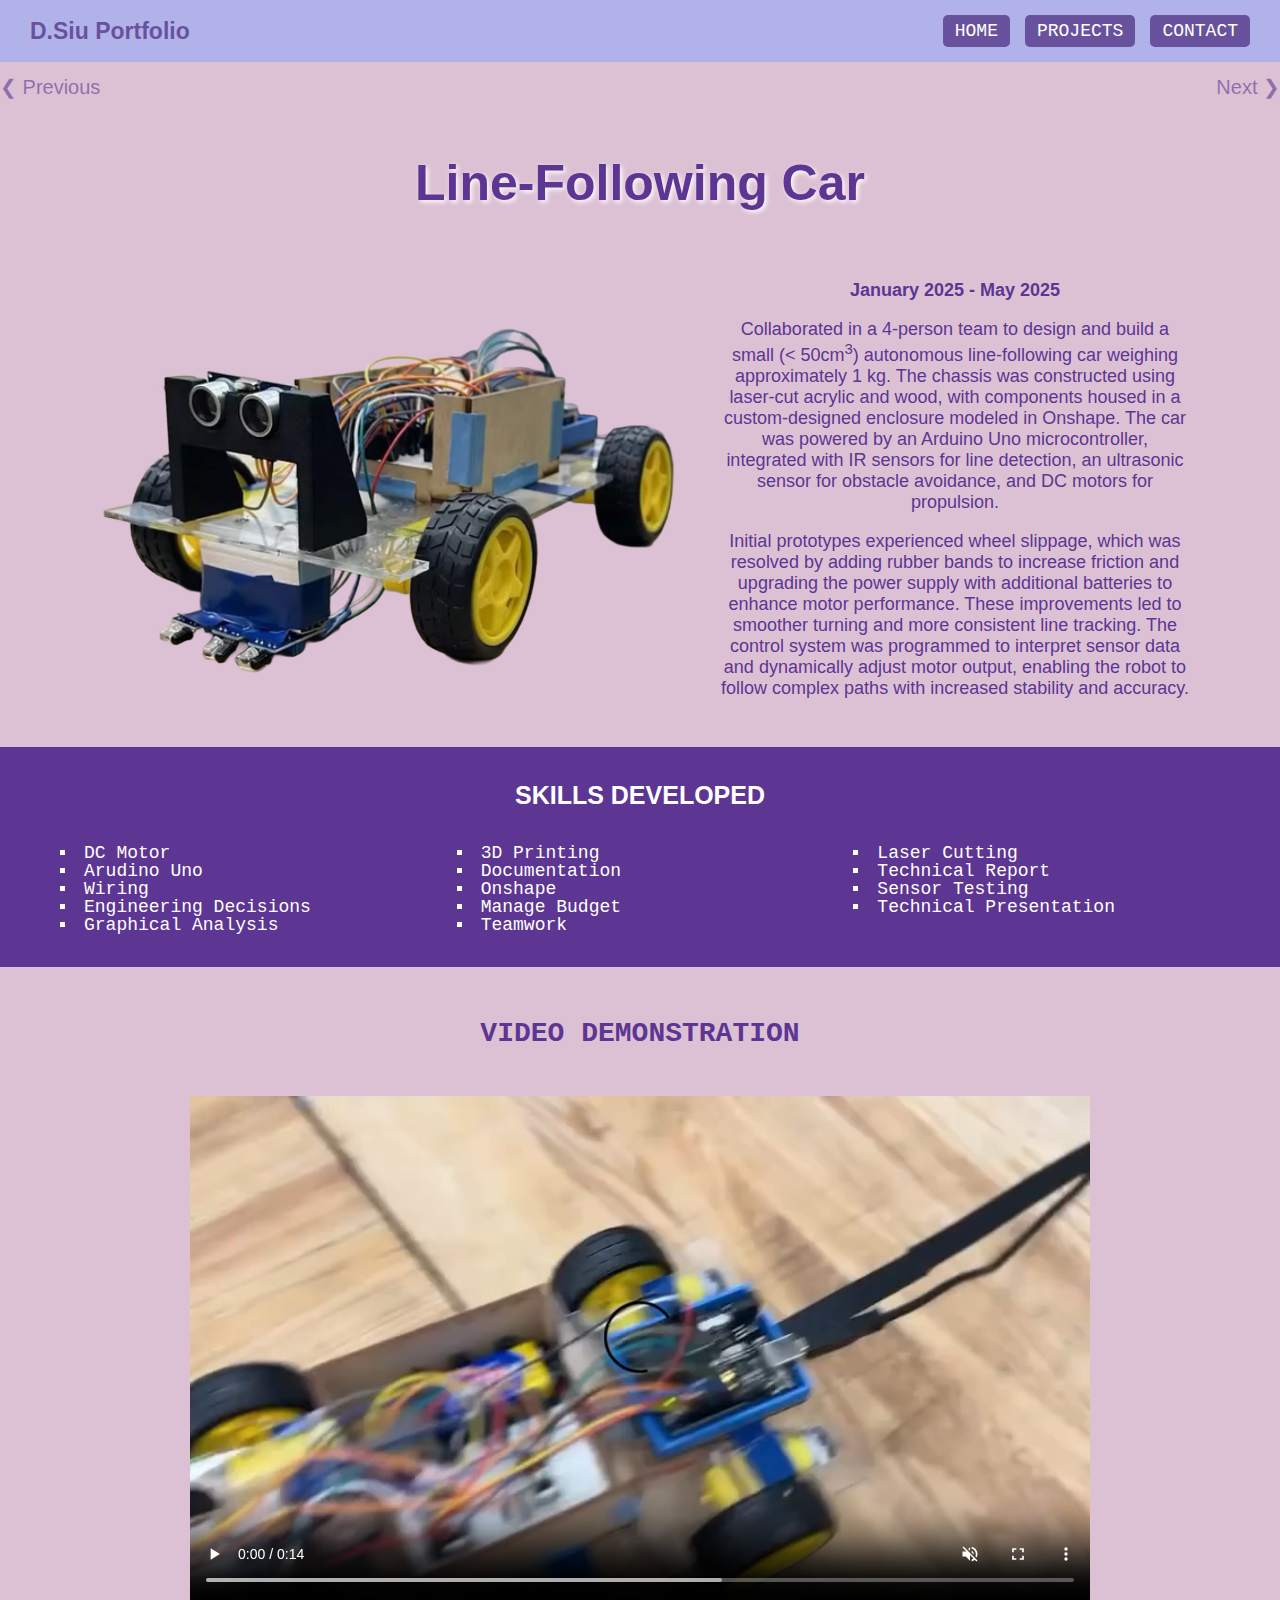
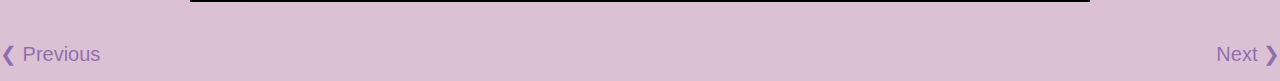
<file: Projects/LineCar.html>
<!DOCTYPE html>
<html lang="en">
    <head>
        <meta charset="UTF-8">
        <meta name="viewport" content="width=device-width, initial-scale=1.0">
        <title>Phone Mount</title>
        <link rel="stylesheet" href="Banner&body.css">
        <link rel="stylesheet" href="ProjTextStyle.css">
        <link rel="stylesheet" href="HorizPresentFlat.css">
        <link rel="stylesheet" href="ArrowToNext.css">


        <style>
        
            ul.custom-bul {
                display: grid;
                grid-template-columns: repeat(auto-fill, minmax(300px, 1fr));
                padding: 0; margin-left: 30px;
                list-style-position: inside;
                line-height: 1;
            }

            ul.custom-bul li{
                color: white;
                font-size: 18px;
                margin-bottom: 0;
                list-style-type: square;
                font-family: 'Courier New', Courier, monospace;
            }

            .center-vid { 
                display: flex;
                height: auto;
                margin: 10px auto 40px;
                align-items: center;
                justify-content: center;
            }

            .vid {
                width: 900px;
                max-width: 90%;
            }

            @media (max-width: 900px) {
                .txt-wrap {
                    flex: 1 1 100%; 
                    max-width: 800px;
                }
    
                .center {
                    flex: 1 1 100%; 
                    max-width: 450px;
                }

                .center-txt {
                    flex: 1 1 100%; 
                    max-width: 700px;
                }

                .vid {
                    flex: 1 1 100%; 
                    max-width: 500px;
                }
            }


        </style>
    </head> 

    <body>
        <div class="top-banner">
            <span>D.Siu Portfolio</span>
            <div class="banner-buttons" id="navLinks">
                <button onclick="window.location.href='../index.html'">
                    HOME</button>
                <button onclick="window.location.href='Project.html'">
                    PROJECTS</button>
                <button onclick="window.location.href='../Contact.html'">
                    CONTACT</button>
            </div>
            <div class="menu-icon" id="menuBtn">&#9776;</div>
        </div>

        <script>
            document.getElementById("menuBtn").addEventListener("click", function() {
            document.getElementById("navLinks").classList.toggle("show");
            });
        </script>

        <div class="nav-container">
            <a href="PhoneMount.html">&#10094; Previous</a>
            <a href="Truss.html"> Next &#10095;</a>
        </div>
        
        <h3>Line-Following Car</h3>

        <div class="img-text-container">
            <img class="center" src="CarProtoNOBACK.png" alt="Car Picture">
            <div class="txt-wrap">
                <p><strong>January 2025 - May 2025</strong></p>
                <p>Collaborated in a 4-person team to design and build a small (&lt; 50cm<sup>3</sup>) autonomous line-following car weighing approximately 1 kg. The chassis was constructed using laser-cut acrylic and wood, with components housed in a custom-designed enclosure modeled in Onshape. The car was powered by an Arduino Uno microcontroller, integrated with IR sensors for line detection, an ultrasonic sensor for obstacle avoidance, and DC motors for propulsion. </p>
                <p class="end">Initial prototypes experienced wheel slippage, which was resolved by adding rubber bands to increase friction and upgrading the power supply with additional batteries to enhance motor performance. These improvements led to smoother turning and more consistent line tracking. The control system was programmed to interpret sensor data and dynamically adjust motor output, enabling the robot to follow complex paths with increased stability and accuracy.</p>
            </div>
        </div>
        
            
            
        <div class="box">
            <h4>SKILLS DEVELOPED</h4>
            <ul class="custom-bul">
                <li>DC Motor</li>
                <li>3D Printing</li>
                <li>Laser Cutting</li>
                <li>Arudino Uno</li>
                <li>Documentation</li>
                <li>Technical Report</li>
                <li>Wiring</li>
                <li>Onshape</li>
                <li>Sensor Testing</li>
                <li>Engineering Decisions</li>
                <li>Manage Budget</li>
                <li>Technical Presentation</li>
                <li>Graphical Analysis</li>
                <li>Teamwork</li>
            </ul>
        </div>

        <h5>VIDEO DEMONSTRATION</h5>

        <div class="center-vid">
            <video class="vid" controls autoplay muted playsinline>
                <source src="LineCarDemoConverted.mp4" type="video/mp4">
                Your browser does not support the video tag.
            </video>
        </div>
        

        <div class="nav-container">
            <a href="PhoneMount.html">&#10094; Previous</a>
            <a href="Truss.html"> Next &#10095;</a>
        </div>

    </body>
</html>
</file>
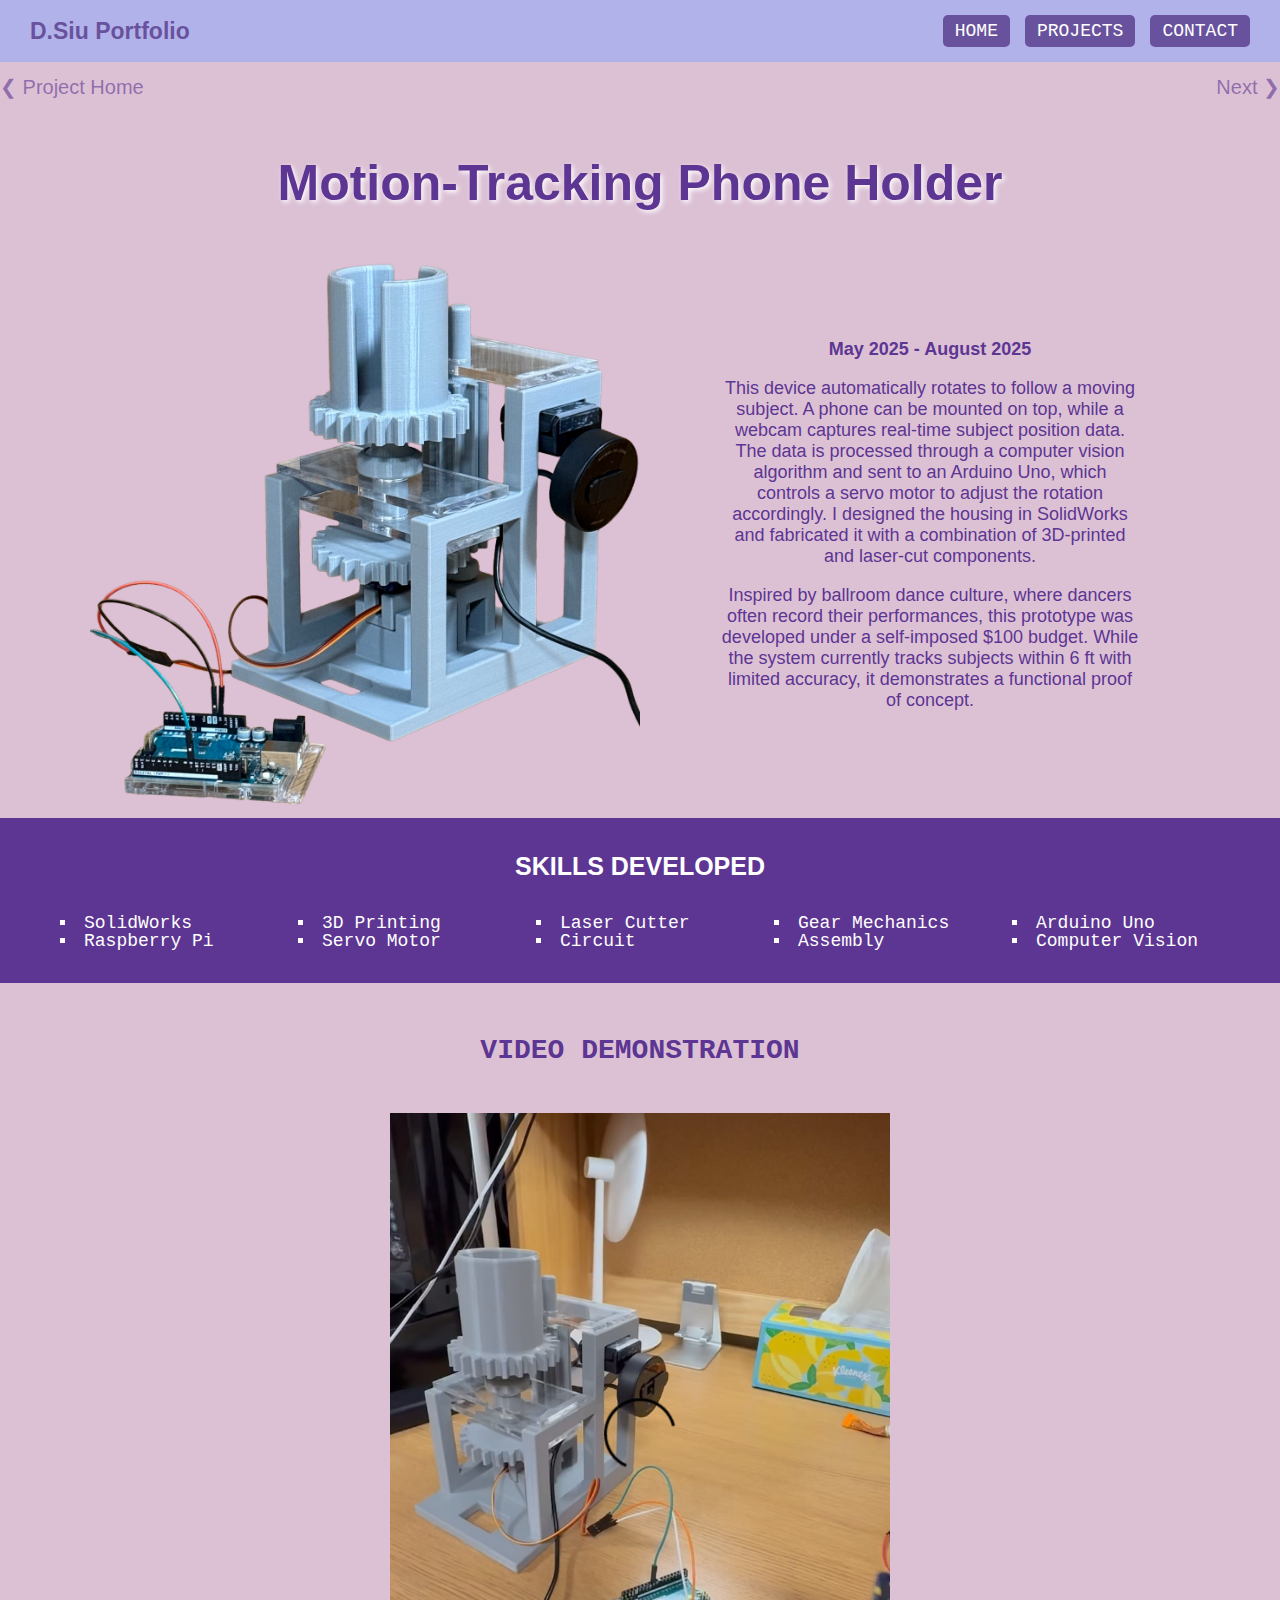
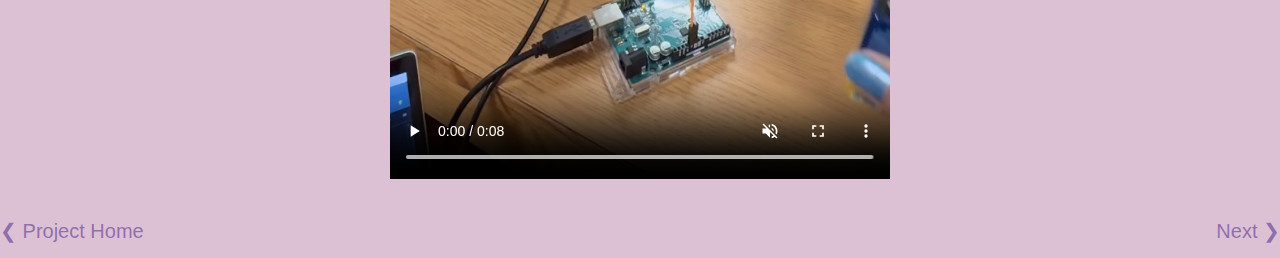
<file: Projects/PhoneMount.html>
<!DOCTYPE html>
<html lang="en">
    <head>
        <meta charset="UTF-8">
        <meta name="viewport" content="width=device-width, initial-scale=1.0">
        <title>Phone Mount</title>
        <link rel="stylesheet" href="Banner&body.css">
        <link rel="stylesheet" href="HorizPresentTall.css">
        <link rel="stylesheet" href="ProjTextStyle.css">
        <link rel="stylesheet" href="ArrowToNext.css">

        <style>

            ul.custom-bul {
                display: grid;
                grid-template-columns: repeat(auto-fill, minmax(200px, 1fr));
                padding: 0; margin-left: 30px;
                list-style-position: inside;
                line-height: 1;
            }

            ul.custom-bul li{
                color: white;
                font-size: 18px;
                margin-bottom: 0;
                list-style-type: square;
                font-family: 'Courier New', Courier, monospace;
            }

            .center-vid { 
                display: flex;
                height: auto;
                margin: 10px auto 40px;
                align-items: center;
                justify-content: center;
            }

            .vid {
                width: 500px;
                max-width: 90%;
            }

            .txt-wrap {
                overflow-wrap: anywhere;
                word-break: break-word;
                white-space: normal;
                text-align: center;
                margin: 0 50px 0;
            }

            @media (max-width: 900px) {
                .txt-wrap {
                    flex: 1 1 100%; 
                    max-width: 800px;
                }
    
                .center {
                    flex: 1 1 100%; 
                    max-width: 400px;
                }
            }

        </style>
    </head> 

    <body>
        <div class="top-banner">
            <span>D.Siu Portfolio</span>
            <div class="banner-buttons" id="navLinks">
                <button onclick="window.location.href='../index.html'">
                    HOME</button>
                <button onclick="window.location.href='Project.html'">
                    PROJECTS</button>
                <button onclick="window.location.href='../Contact.html'">
                    CONTACT</button>
            </div>
            <div class="menu-icon" id="menuBtn">&#9776;</div>
        </div>

        <script>
            document.getElementById("menuBtn").addEventListener("click", function() {
            document.getElementById("navLinks").classList.toggle("show");
            });
        </script>

        <div class="nav-container">
            <a href="Project.html">&#10094; Project Home</a>
            <a href="LineCar.html"> Next &#10095;</a>
        </div>
        
        <h3>Motion-Tracking Phone Holder</h3>

        <div class="img-text-container">
            <img class="center" src="PhoneMountNOBACK.png" alt="Phone Mount Picture">
            <div class="txt-wrap">
                <p><strong>May 2025 - August 2025</strong></p>
                <p>This device automatically rotates to follow a moving subject. A phone can be mounted on top, while a webcam captures real-time subject position data. The data is processed through a computer vision algorithm and sent to an Arduino Uno, which controls a servo motor to adjust the rotation accordingly. I  designed the housing in SolidWorks and fabricated it with a combination of 3D-printed and laser-cut components.</p>
                <p class="end">Inspired by ballroom dance culture, where dancers often record their performances, this prototype was developed under a self-imposed $100 budget. While the system currently tracks subjects within 6 ft with limited accuracy, it demonstrates a functional proof of concept.</p>
            </div>
        </div>
 
        <div class="box">
            <h4>SKILLS DEVELOPED</h4>
            <ul class="custom-bul">
                <li>SolidWorks</li>
                <li>3D Printing</li>
                <li>Laser Cutter</li>
                <li>Gear Mechanics</li>
                <li>Arduino Uno</li>
                <li>Raspberry Pi</li>
                <li>Servo Motor</li>
                <li>Circuit</li>
                <li>Assembly</li>
                <li>Computer Vision</li>

            </ul>
        </div>

        <h5>VIDEO DEMONSTRATION</h5>

        <div class="center-vid">
            <video class="vid" controls autoplay muted playsinline>
                <source src="PhoneHolderDemoConverted.mp4" type="video/mp4">
                Your browser does not support the video tag.
            </video>
        </div>

        <div class="nav-container">
            <a href="Project.html">&#10094; Project Home</a>
            <a href="LineCar.html"> Next &#10095;</a>
        </div>
        
    </body>
</html>
</file>
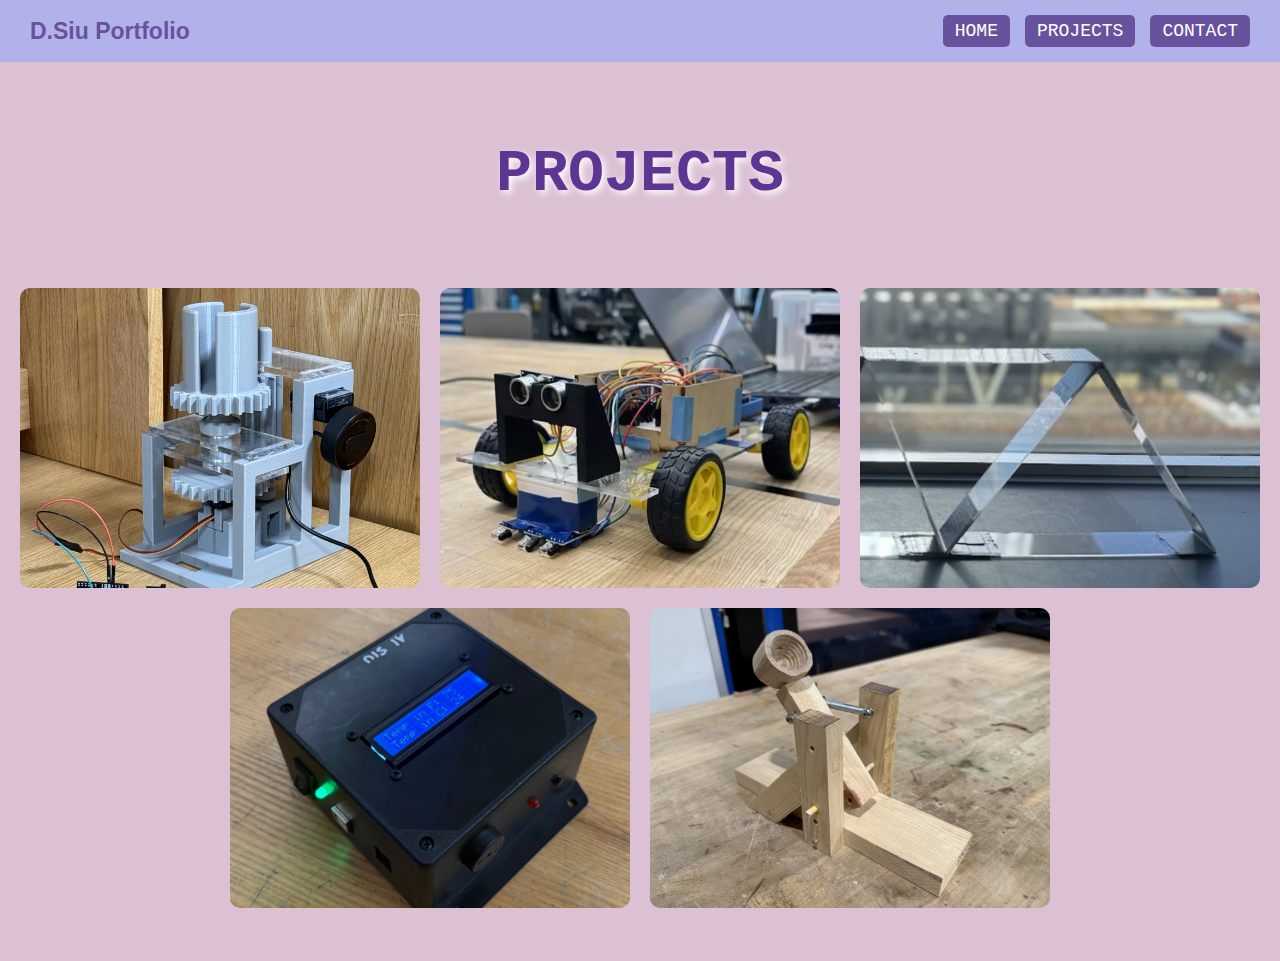
<file: Projects/Project.html>
<!DOCTYPE html>
<html lang="en">
    <head>
        <meta charset="utf-8">
        <title>Portfolio--Projects</title>
        <meta name="viewport" content="width=device-width,initial-scale=1" />
        <link rel="stylesheet" href="Banner&body.css">

        <style>
            
            h3 {font-family: 'Courier New', Courier, monospace; padding: 20px 70px 0px; color: rgb(93, 53, 146); text-align: center; 
                font-size: 60px; text-shadow: 3px 3px 7px white;}
            p {padding: 20px; font-size: 15px; text-align: center; font-family: 'Trebuchet MS', 'Lucida Sans Unicode', 'Lucida Grande', 'Lucida Sans', Arial, sans-serif; color: rgb(93, 53, 146);}
            p.end2 {padding: 1px; font-size: 10px; color: rgb(220, 193, 213);}

            section {
                padding: 20px;
                display: flex;
                justify-content: center;
                gap: 20px;
                flex-wrap: wrap;
            }
            
            .project-card {
                display: flex;
                justify-content: center;
                flex: 1 1 45%;
                max-width: 400px;
                box-sizing: border-box;
            }

            @media (max-width: 768px) {
                .project-card {flex: 1 1 100%;}
            }

            .project-btn {
                position: relative;
                width: 100%;
                height: 300px;
                border: none;
                padding: 0;
                border-radius: 10px;
                overflow: hidden;
                cursor: pointer;
                background: none;
                display: block;
            }

            .project-btn img {
                width: 100%;
                height: 100%;
                object-fit: cover;
                object-position: center;
                display: block;
                transition: transform 0.35s ease;
            }

            .project-btn .overlay {
                position: absolute;
                inset: 0; /* top:0; right:0; bottom:0; left:0; */
                display:flex;
                justify-content:center;
                align-items:center;
                flex-direction:column;
                text-align:center;
                padding: 18px;
                color: white;
                background: rgb(105, 82, 157);
                opacity: 0;
                transition: opacity 0.25s ease;
                z-index: 2;
                pointer-events: none;
            }

            .overlay h4 {margin:0; padding: 40px; font-size:30px; letter-spacing:0.2px; font-family: 'Courier New', Courier, monospace;}

            .project-card:hover .project-btn img { transform: scale(1.06); }
            .project-card:hover .project-btn .overlay { opacity: 1; }


        </style>
    </head> 


    <body>
        <div class="top-banner">
            <span>D.Siu Portfolio</span>
            <div class="banner-buttons" id="navLinks">
                <button onclick="window.location.href='index.html'">
                    HOME</button>
                <button onclick="window.location.href='Project.html'">
                    PROJECTS</button>
                <button onclick="window.location.href='Contact.html'">
                    CONTACT</button>
            </div>
            <div class="menu-icon" id="menuBtn">&#9776;</div>
        </div>

        <script>
            document.getElementById("menuBtn").addEventListener("click", function() {
            document.getElementById("navLinks").classList.toggle("show");
            });
        </script>
        
        <h3>PROJECTS</h3>
            <section>
                
                <div class="project-card">
                    <button class="project-btn"
                        onclick="window.location.href='http://127.0.0.1:5500/Projects/PhoneMount.html'">
                        <img src="PhoneMountIso.jpg" alt="Motion-Tracking Phone Mount image"
                            style="object-position: 50% 66%;">
                        <div class="overlay">
                            <h4>Motion-Tracking Phone Holder</h4>
                        </div>
                    </button>
                </div>
                

                <div class="project-card">
                    <button class="project-btn"
                        onclick="window.location.href='http://127.0.0.1:5500/Projects/LineCar.html'">
                        <img src="CarOriginal.PNG" alt="Line-Following Car image">
                        <div class="overlay">
                            <h4>Line-Follwing Car</h4>
                        </div>
                    </button>
                </div>

                <div class="project-card">
                    <button class="project-btn"
                        onclick="window.location.href='http://127.0.0.1:5500/Projects/Truss.html'">
                        <img src="TrussOriginal.png" alt="Truss Design image"
                            style="object-position: 100% 50%">
                        <div class="overlay">
                            <h4>Truss Design</h4>
                        </div>
                    </button>
                </div>

                <div class="project-card">
                    <button class="project-btn"
                        onclick="window.location.href='http://127.0.0.1:5500/Projects/TempSensor.html'">
                        <img src="SensorClosed.png" alt="Temperature Sensor image">
                        <div class="overlay">
                            <h4>Temperature Sensor</h4>
                        </div>
                    </button>
                </div>

                <div class="project-card">
                    <button class="project-btn"
                        onclick="window.location.href='http://127.0.0.1:5500/Projects/SkillDev.html'"">
                        <img src="Catapult.jpg" alt="Catapult image"
                            style="object-position: 50% 70%">
                        <div class="overlay">
                            <h4>Skill Development</h4>
                        </div>
                    </button>
                </div>
            </section>

            <p class="end2">blah</p>
    </body>
</html>
</file>
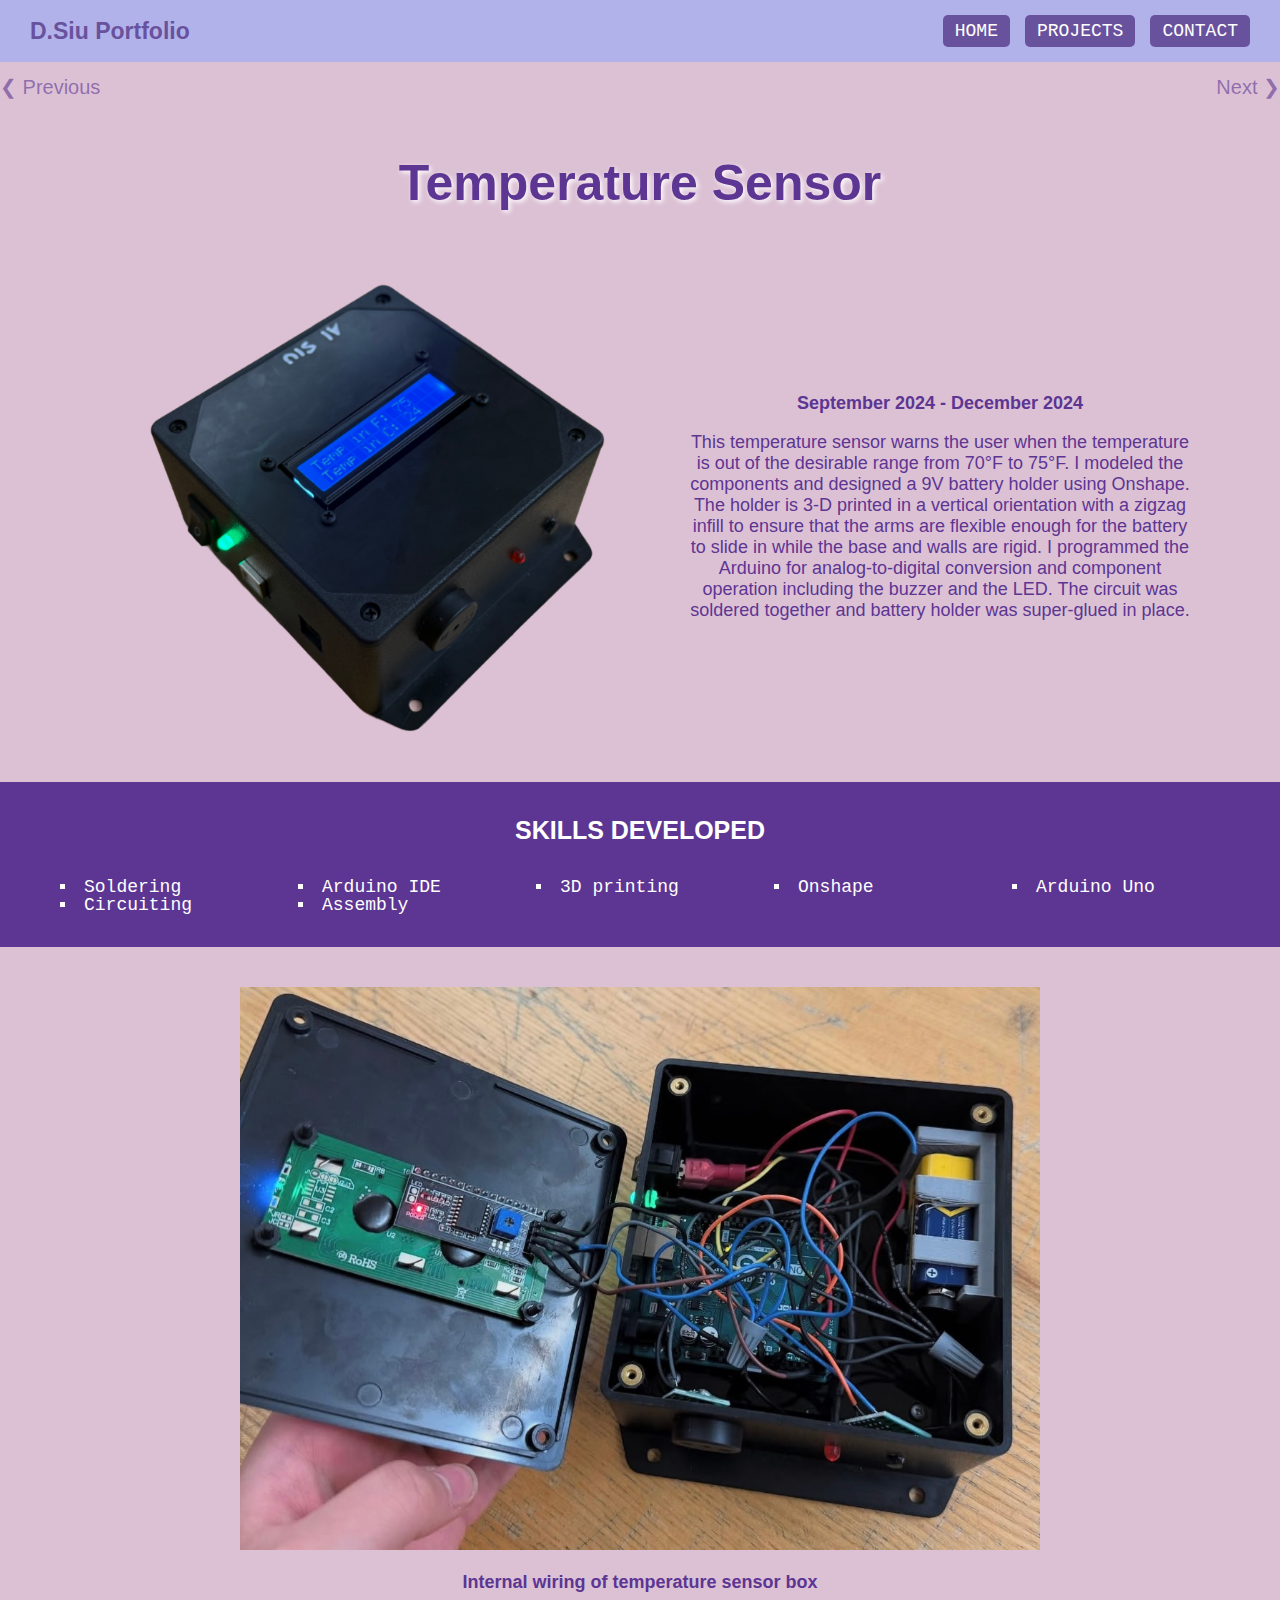
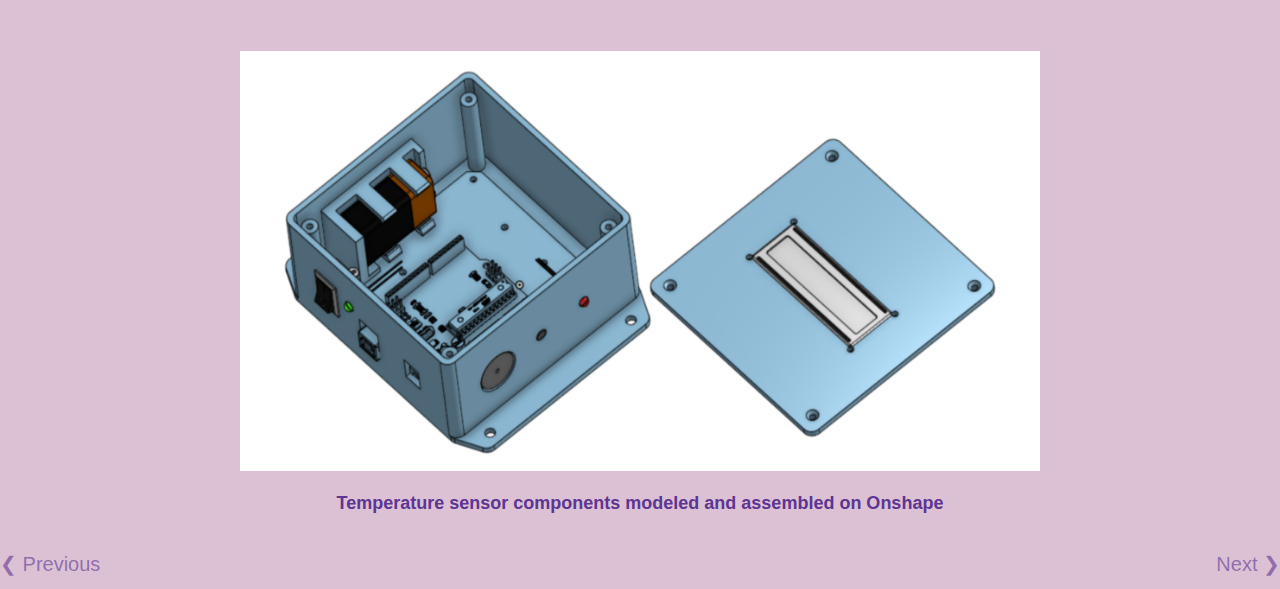
<file: Projects/TempSensor.html>
<!DOCTYPE html>
<html lang="en">
    <head>
        <meta charset="UTF-8">
        <meta name="viewport" content="width=device-width, initial-scale=1.0">
        <title>Phone Mount</title>
        <link rel="stylesheet" href="Banner&body.css">
        <link rel="stylesheet" href="ProjTextStyle.css">
        <link rel="stylesheet" href="HorizPresentTall.css">
        <link rel="stylesheet" href="ArrowToNext.css">

        <style>
            ul.custom-bul {
                display: grid;
                grid-template-columns: repeat(auto-fill, minmax(200px, 1fr));
                padding: 0; margin-left: 30px;
                list-style-position: inside;
                line-height: 1;
            }

            ul.custom-bul li{
                color: white;
                font-size: 18px;
                margin-bottom: 0;
                list-style-type: square;
                font-family: 'Courier New', Courier, monospace;
            }

            .center {
                display: block;
                width: 600px;
                height: auto;
                margin: 10px auto 30px auto;
            }

            .center-vid { 
                display: flex;
                height: auto;
                margin: 10px auto 40px;
                align-items: center;
                justify-content: center;
            }

            .vid {
                width: 500px;
                max-width: 90%;
            }

            .centerimg1 {
                display: block;
                max-width: 800px;
                height: auto;
                margin: auto;
                padding: 40px 40px 0;
            }

            @media (max-width: 900px) {
                .center {
                    flex: 1 1 100%; 
                    max-width: 450px;
                }
                .centerimg1 {flex: 1 1 100%; 
                    max-width: 500px;}
            }


        </style>
    </head> 

    <body>
        <div class="top-banner">
            <span>D.Siu Portfolio</span>
            <div class="banner-buttons" id="navLinks">
                <button onclick="window.location.href='http://127.0.0.1:5500/index.html'">
                    HOME</button>
                <button onclick="window.location.href='http://127.0.0.1:5500/Projects/Project.html'">
                    PROJECTS</button>
                <button onclick="window.location.href='http://127.0.0.1:5500/Contact.html'">
                    CONTACT</button>
            </div>
            <div class="menu-icon" id="menuBtn">&#9776;</div>
        </div>

        <script>
            document.getElementById("menuBtn").addEventListener("click", function() {
            document.getElementById("navLinks").classList.toggle("show");
            });
        </script>

        <div class="nav-container">
            <a href="Truss.html">&#10094; Previous</a>
            <a href="SkillDev.html"> Next &#10095;</a>
        </div>

        <h3>Temperature Sensor</h3>

        <div class="img-text-container">
            <img class="center" src="SensorNOBACK.png" alt="Temperature Sensor Picture">
            <div class="txt-wrap">
                <p><strong>September 2024 - December 2024</strong></p>
                <p class="end">This temperature sensor warns the user when the temperature is out of the desirable range from 70&deg;F to 75&deg;F. I modeled the components and designed a 9V battery holder using Onshape. The holder is 3-D printed in a vertical orientation with a zigzag infill to ensure that the arms are flexible enough for the battery to slide in while the base and walls are rigid. I programmed the Arduino for analog-to-digital conversion and component operation including the buzzer and the LED. The circuit was soldered together and battery holder was super-glued in place.</p>
            </div>
        </div>
            
            
        <div class="box">
            <h4>SKILLS DEVELOPED</h4>
            <ul class="custom-bul">
                <li>Soldering</li>
                <li>Arduino IDE</li>
                <li>3D printing</li>
                <li>Onshape</li>
                <li>Arduino Uno</li>
                <li>Circuiting</li>
                <li>Assembly</li>

            </ul>
        </div>

        <div class="centerimg1">
            <img src="ClosedTempSense.jpg" 
                alt="Temperature Sensor Interior Picture"
                style="width: 100%; height: 100%;">
        </div>

        <div class="center-txt">
            <p><strong>Internal wiring of temperature sensor box</strong></p>
        </div>

        <div class="centerimg1">
            <img src="CADtempSense.png" 
                alt="Temperature Sensor Onshape Modeling"
                style="width: 100%; height: 100%;">
        </div>

        <div class="center-txt">
            <p class="end"><strong>Temperature sensor components modeled and assembled on Onshape</strong></p>
        </div>


        <div class="nav-container">
            <a href="Truss.html">&#10094; Previous</a>
            <a href="SkillDev.html"> Next &#10095;</a>
        </div>

    </body>
</html>
</file>
<file: Banner&body.css>
.top-banner {
    background-color: rgb(178, 178, 235);
    color: rgb(105, 82, 157);
    display: flex;
    justify-content: space-between;
    align-items: center;
    padding: 15px 30px;
    font-size: 20px;
    font-weight: bold;
    position: fixed;
    top: 0;
    left: 0;
    width: 100%;
    z-index: 1000;
    box-sizing: border-box;
    font-family: 'Trebuchet MS', 'Lucida Sans Unicode', 'Lucida Grande', 'Lucida Sans', Arial, sans-serif;
    font-size: 23px;
}
.banner-buttons {
    display: flex;
    gap: 15px;
}
.banner-buttons button {
    background-color: rgb(105, 82, 157);
    color: white;
    padding: 6px 12px;
    border-radius: 5px;
    text-decoration: none;
    font-family: monospace;
    font-size: 18px;
    border: none;

}

.menu-icon {
    display: none;
    font-size: 28px;
    cursor: pointer;
}

@media (max-width: 800px) {
    .banner-buttons {
        display: none;              /* hide buttons */
        flex-direction: column;     /* stack vertically when shown */
        background: rgb(178, 178, 235);
        position: absolute;
        top: 60px;                  /* below banner */
        right: 0;
        width: 200px;
        padding: 10px;
        box-shadow: 0 2px 8px rgba(0,0,0,0.2);
    }

    .banner-buttons.show {
        display: flex;  /* show when menu button is clicked */
    }

    .menu-icon {
        display: block; /* show hamburger */
    }
}

body {
    background: rgb(220, 193, 213); 
    font-family: monospace;
    margin: 0;
    padding-top: 60px;
}
</file>
<file: WorkExpStyle.css>
h3 {
    font-family: 'Courier New', Courier, monospace; 
    padding: 20px 70px 0px; 
    color: rgb(93, 53, 146); 
    text-align: center; 
    font-size: 60px; 
    text-shadow: 3px 3px 7px white;}

h4 {
    font-family: 'Trebuchet MS', 'Lucida Sans Unicode', 'Lucida Grande', 'Lucida Sans', Arial, sans-serif;
    padding: 0 70px 0;
    color: white;
    text-align: center;
    font-size: 30px;
}
h5 {
    font-family: 'Courier New', Courier, monospace;
    padding: 5px 70px 0px;
    color: rgb(93, 53, 146);
    text-align: center;
    font-size: 28px;
}
p { 
    padding: 0;
    font-size: 18px;
    text-align: center;
    font-family: 'Trebuchet MS', 'Lucida Sans Unicode', 'Lucida Grande', 'Lucida Sans', Arial, sans-serif;
    color: white;
}
p.end { 
    padding-bottom: 20px;
}

p.subtitle{
    font-size: 21px;
}
p.date {
    font-size: 19px;
}

.box {
    background-color: rgb(93, 53, 146);
    padding: 1px 30px 20px;
}
</file>
<file: ProjTextStyle.css>
h3 {
    font-family: 'Trebuchet MS', 'Lucida Sans Unicode', 'Lucida Grande', 'Lucida Sans', Arial, sans-serif;
    padding: 5px 70px 0px;
    color: rgb(93, 53, 146);
    text-align: center;
    font-size: 50px;
    text-shadow: 2px 2px 5px white;
}
h4 {
    font-family: 'Trebuchet MS', 'Lucida Sans Unicode', 'Lucida Grande', 'Lucida Sans', Arial, sans-serif;
    padding: 0 70px 0;
    color: white;
    text-align: center;
    font-size: 25px;
}
h5 {
    font-family: 'Courier New', Courier, monospace;
    padding: 5px 70px 0px;
    color: rgb(93, 53, 146);
    text-align: center;
    font-size: 28px;
}
p { 
    padding: 0;
    font-size: 18px;
    text-align: center;
    font-family: 'Trebuchet MS', 'Lucida Sans Unicode', 'Lucida Grande', 'Lucida Sans', Arial, sans-serif;
    color: rgb(93, 53, 146);
}
p.end { 
    padding-bottom: 20px;
}

.box {
    background-color: rgb(93, 53, 146);
    padding: 1px 30px 20px;
}
</file>
<file: HorizPresentFlat.css>
.img-text-container {
    display: flex;
    align-items: center;
    justify-content: center;
    gap: 30px;
    flex-wrap: wrap;
    margin: 10px auto;
    max-width: 1100px;
}

.img-text-container img.center {
    flex: 1 1 auto;
    max-width: 600px;
    width: 100%;
    height: auto;
}

.img-text-container .txt-wrap {
    flex: 1 1 400px;
    max-width: 500px;
    text-align: left; 
}

@media (max-width: 900px) {
    .img-text-container {
        flex-direction: column;  
        text-align: center;
    }
    .img-text-container img.center {
        max-width: 500px;
    }

    .img-text-container .txt-wrap {
        text-align: center;
        margin: 10px 20px;
    }
}
</file>
<file: ArrowToNext.css>
.nav-container {
    display: flex;
    justify-content: space-between;  
    align-items: center;
    max-width: 1300px;                
    margin: 15px auto 15px;              
    font-size: 20px;
    font-family: 'Trebuchet MS', sans-serif;
}

.nav-container a {
    text-decoration: none;
    color: rgba(93, 53, 146, 0.6);
    transition: color 0.3s ease;
}

.nav-container a:hover {
    color: rgba(93, 53, 146, 1);
}
</file>
<file: HorizPresentTall.css>
.img-text-container {
    display: flex;
    align-items: center;
    justify-content: center;
    gap: 30px;
    flex-wrap: wrap;
    margin: 10px auto;
    max-width: 1100px;
}

.img-text-container img.center {
    flex: 1 1 auto;
    max-width: 550px;
    width: 100%;
    height: auto;
}

.img-text-container .txt-wrap {
    flex: 1 1 400px;
    max-width: 500px;
    text-align: left; 
}

@media (max-width: 900px) {
    .img-text-container {
        flex-direction: column;  
        text-align: center;
    }
    
    .img-text-container img.center {
        max-width: 450px;
    }

    .img-text-container .txt-wrap {
        text-align: center;
        margin: 10px 20px;
    }
}
</file>
<file: VerticalPresent.css>
.txt-wrap {
    overflow-wrap: anywhere;
    word-break: break-word;
    white-space: normal;
    text-align: center;
    margin: 0 50px 0;
}

.center-txt {
    display: block;
    max-width: 1000px;
    height: auto;
    margin: auto;
}

@media (max-width: 900px) {
    .txt-wrap {
        flex: 1 1 100%; 
        max-width: 800px;
    }
    .center-txt {
        flex: 1 1 100%; 
        max-width: 700px;
    }
}
</file>
<file: Projects/Banner&body.css>
.top-banner {
    background-color: rgb(178, 178, 235);
    color: rgb(105, 82, 157);
    display: flex;
    justify-content: space-between;
    align-items: center;
    padding: 15px 30px;
    font-size: 20px;
    font-weight: bold;
    position: fixed;
    top: 0;
    left: 0;
    width: 100%;
    z-index: 1000;
    box-sizing: border-box;
    font-family: 'Trebuchet MS', 'Lucida Sans Unicode', 'Lucida Grande', 'Lucida Sans', Arial, sans-serif;
    font-size: 23px;
}
.banner-buttons {
    display: flex;
    gap: 15px;
}
.banner-buttons button {
    background-color: rgb(105, 82, 157);
    color: white;
    padding: 6px 12px;
    border-radius: 5px;
    text-decoration: none;
    font-family: monospace;
    font-size: 18px;
    border: none;

}

.menu-icon {
    display: none;
    font-size: 28px;
    cursor: pointer;
}

@media (max-width: 800px) {
    .banner-buttons {
        display: none;              /* hide buttons */
        flex-direction: column;     /* stack vertically when shown */
        background: rgb(178, 178, 235);
        position: absolute;
        top: 60px;                  /* below banner */
        right: 0;
        width: 200px;
        padding: 10px;
        box-shadow: 0 2px 8px rgba(0,0,0,0.2);
    }

    .banner-buttons.show {
        display: flex;  /* show when menu button is clicked */
    }

    .menu-icon {
        display: block; /* show hamburger */
    }
}

body {
    background: rgb(220, 193, 213); 
    font-family: monospace;
    margin: 0;
    padding-top: 60px;
}
</file>
<file: Projects/ProjTextStyle.css>
h3 {
    font-family: 'Trebuchet MS', 'Lucida Sans Unicode', 'Lucida Grande', 'Lucida Sans', Arial, sans-serif;
    padding: 5px 70px 0px;
    color: rgb(93, 53, 146);
    text-align: center;
    font-size: 50px;
    text-shadow: 2px 2px 5px white;
}
h4 {
    font-family: 'Trebuchet MS', 'Lucida Sans Unicode', 'Lucida Grande', 'Lucida Sans', Arial, sans-serif;
    padding: 0 70px 0;
    color: white;
    text-align: center;
    font-size: 25px;
}
h5 {
    font-family: 'Courier New', Courier, monospace;
    padding: 5px 70px 0px;
    color: rgb(93, 53, 146);
    text-align: center;
    font-size: 28px;
}
p { 
    padding: 0;
    font-size: 18px;
    text-align: center;
    font-family: 'Trebuchet MS', 'Lucida Sans Unicode', 'Lucida Grande', 'Lucida Sans', Arial, sans-serif;
    color: rgb(93, 53, 146);
}
p.end { 
    padding-bottom: 20px;
}

.box {
    background-color: rgb(93, 53, 146);
    padding: 1px 30px 20px;
}
</file>
<file: Projects/HorizPresentFlat.css>
.img-text-container {
    display: flex;
    align-items: center;
    justify-content: center;
    gap: 30px;
    flex-wrap: wrap;
    margin: 10px auto;
    max-width: 1100px;
}

.img-text-container img.center {
    flex: 1 1 auto;
    max-width: 600px;
    width: 100%;
    height: auto;
}

.img-text-container .txt-wrap {
    flex: 1 1 400px;
    max-width: 500px;
    text-align: left; 
}

@media (max-width: 900px) {
    .img-text-container {
        flex-direction: column;  
        text-align: center;
    }
    .img-text-container img.center {
        max-width: 500px;
    }

    .img-text-container .txt-wrap {
        text-align: center;
        margin: 10px 20px;
    }
}
</file>
<file: Projects/ArrowToNext.css>
.nav-container {
    display: flex;
    justify-content: space-between;  
    align-items: center;
    max-width: 1300px;                
    margin: 15px auto 15px;              
    font-size: 20px;
    font-family: 'Trebuchet MS', sans-serif;
}

.nav-container a {
    text-decoration: none;
    color: rgba(93, 53, 146, 0.6);
    transition: color 0.3s ease;
}

.nav-container a:hover {
    color: rgba(93, 53, 146, 1);
}
</file>
<file: Projects/HorizPresentTall.css>
.img-text-container {
    display: flex;
    align-items: center;
    justify-content: center;
    gap: 30px;
    flex-wrap: wrap;
    margin: 10px auto;
    max-width: 1100px;
}

.img-text-container img.center {
    flex: 1 1 auto;
    max-width: 550px;
    width: 100%;
    height: auto;
}

.img-text-container .txt-wrap {
    flex: 1 1 400px;
    max-width: 500px;
    text-align: left; 
}

@media (max-width: 900px) {
    .img-text-container {
        flex-direction: column;  
        text-align: center;
    }
    
    .img-text-container img.center {
        max-width: 450px;
    }

    .img-text-container .txt-wrap {
        text-align: center;
        margin: 10px 20px;
    }
}
</file>
